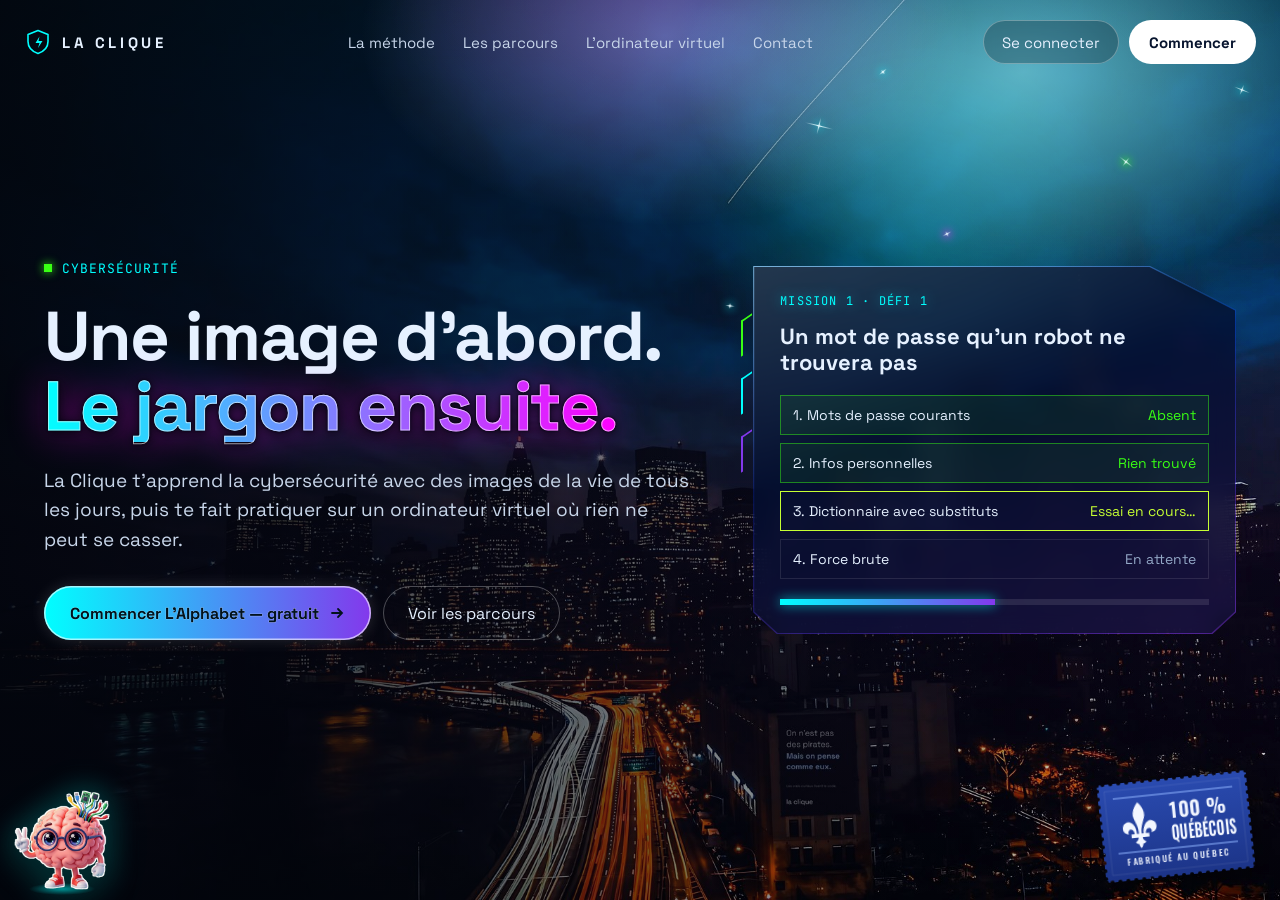
<file: index.html>
<!DOCTYPE html>
<html lang="fr" class="accueil">
<head>
<meta charset="UTF-8">
<meta name="viewport" content="width=device-width, initial-scale=1.0, viewport-fit=cover">
<title>La Clique — La cybersécurité, une image d'abord</title>
<meta name="description" content="La Clique t'apprend la cybersécurité avec des images de la vie de tous les jours, puis te fait pratiquer sur un ordinateur virtuel où rien ne peut se casser. Fait au Québec.">
<meta name="theme-color" content="#02050c">
<link rel="stylesheet" href="./css/fonts.css?v=20261012">
<link rel="stylesheet" href="https://fonts.googleapis.com/css2?family=JetBrains+Mono:wght@400;500&amp;family=Oswald:wght@500;600&amp;display=swap">
<link rel="stylesheet" href="./css/accueil.css?v=20261019">
<link rel="stylesheet" href="./css/neon-titre.css?v=20261024">
</head>
<body>
<!-- Psst, détective… t'as lu le mur? Voici ton message secret : QnJhdm8sIGTDqXRlY3RpdmUuIENsaWMgdCdhIMOgIGwnxZNpbC4= -->
<div class="page" id="page" style="position: relative; font-family: 'Space Grotesk', system-ui, sans-serif; color: #e6f1ff; background: #02050c; min-height: 100vh;">

  <header style="position: absolute; top: 0; left: 0; right: 0; z-index: 5; background: transparent;">
    <div style="max-width: 1240px; margin: 0 auto; padding: 20px 24px; display: flex; align-items: center; justify-content: space-between; gap: 16px; flex-wrap: nowrap;">
      <a href="#haut" class="brand" style="display: flex; align-items: center; gap: 10px; text-decoration: none; color: #e6f1ff;">
        <svg width="28" height="28" viewBox="0 0 28 28" fill="none" stroke="#00ffff" stroke-width="1.6" stroke-linejoin="round" aria-hidden="true" style="transition: filter .25s;"><path d="M14 2.5 4 6.5v7c0 6 4.2 10 10 12 5.8-2 10-6 10-12v-7L14 2.5Z"></path><path class="zap" d="m15.5 8.5-4 6.5h4l-1.5 5 4.5-7h-4l1-4.5Z" fill="#00ffff" stroke="none"></path></svg>
        <span style="font-weight: 700; letter-spacing: 0.24em; font-size: 15px;">LA CLIQUE</span>
      </a>
      <nav class="nav" aria-label="Sections" style="display: flex; gap: 28px; font-size: 15px; margin-left: 12px;">
        <a href="#methode">La méthode</a>
        <a href="#parcours">Les parcours</a>
        <a href="#ordi">L'ordinateur virtuel</a>
        <a href="#contact">Contact</a>
      </nav>
      <div style="display: flex; gap: 10px; align-items: center; flex-shrink: 0;">
        <button type="button" id="btnMenu" class="btn-menu" aria-label="Explorer La Clique : la méthode, les parcours, l'ordinateur virtuel, Clic, le contact" aria-controls="ecrans"><svg width="20" height="20" viewBox="0 0 20 20" fill="none" stroke="currentColor" stroke-width="1.8" stroke-linecap="round" aria-hidden="true"><path d="M3 5.5h14M3 10h14M3 14.5h14"/></svg></button>
        <button type="button" id="btnConnexion" class="btn-glow" aria-haspopup="dialog" aria-controls="auth" style="display: inline-flex; align-items: center; min-height: 44px; padding: 0 18px; font: inherit; font-size: 15px; border: 1px solid rgba(255,255,255,0.3); border-radius: 999px; color: #e6f1ff; background: rgba(2,5,12,0.25); backdrop-filter: blur(6px); cursor: pointer;">Se connecter</button>
        <a href="./cours.html" class="hide-sm btn-glow" style="display: inline-flex; align-items: center; min-height: 44px; padding: 0 20px; border-radius: 999px; background: #ffffff; color: #07142e; text-decoration: none; font-weight: 700; font-size: 15px;">Commencer</a>
      </div>
    </div>
  </header>

  <section id="haut" style="position: relative; overflow: hidden;">
    <img src="./assets/ville-nuit-1920.jpg" srcset="./assets/ville-nuit-1920.jpg 1920w, ./assets/ville-nuit.jpg 3840w" sizes="100vw" alt="" fetchpriority="high" style="position: absolute; inset: 0; width: 100%; height: 100%; object-fit: cover; object-position: 60% 50%; opacity: 0.95; filter: saturate(1.15) contrast(1.08);">
    <div style="position: absolute; inset: 0; background: linear-gradient(180deg, rgba(0,255,255,0.10), rgba(131,56,236,0.08) 60%, transparent); mix-blend-mode: screen;"></div>
    <div style="position: absolute; inset: 0; background: linear-gradient(90deg, rgba(2,5,12,0.9) 0%, rgba(2,5,12,0.55) 48%, rgba(2,5,12,0.05) 100%);"></div>
    <div aria-hidden="true" class="glow-drift" style="position: absolute; right: -8%; top: -18%; width: 60%; height: 60%; background: radial-gradient(closest-side, rgba(0,255,255,0.28), transparent); pointer-events: none;"></div>
    <div aria-hidden="true" class="glow-drift" style="position: absolute; left: 30%; top: -25%; width: 45%; height: 45%; background: radial-gradient(closest-side, rgba(255,0,255,0.16), transparent); pointer-events: none; animation-delay: -6s;"></div>
    <div aria-hidden="true" class="skyA" style="position: absolute; inset: 0; background: radial-gradient(38% 34% at 80% 8%, rgba(150,230,255,0.6), transparent 70%); mix-blend-mode: screen; pointer-events: none;"></div>
    <div aria-hidden="true" class="skyB" style="position: absolute; inset: 0; background: radial-gradient(34% 30% at 52% 4%, rgba(140,160,255,0.5), transparent 70%); mix-blend-mode: screen; pointer-events: none;"></div>
    <svg aria-hidden="true" class="bolt boltA" style="right: 13%; top: 0; width: 120px; height: 42%;" viewBox="15 -5 135 310" preserveAspectRatio="none" fill="none" stroke-linejoin="round" stroke-linecap="round"><path d="M60.0 0.0 L63.1 4.2 L68.3 8.1 L73.5 12.5 L79.8 17.2 L77.5 22.0 L79.7 26.9 L80.4 31.8 L80.8 36.7 L82.2 41.1 L78.2 45.7 L71.3 48.1 L65.9 53.0 L60.3 58.4 L59.2 63.3 L59.1 68.3 L57.4 73.4 L66.0 78.1 L68.4 83.0 L73.6 87.0 L74.8 91.9 L83.2 97.1 L86.1 101.1 L93.9 106.1 L96.2 112.1 L90.4 115.9 L83.1 121.6 L83.9 127.2 L78.3 132.7 L81.5 138.0 L85.4 142.2 L83.7 146.8 L85.9 151.4 L85.8 156.2 L82.9 160.8 L82.7 165.8 L80.6 171.0 L79.6 175.6 L84.5 180.6 L92.0 185.5 L94.7 191.4 L91.1 196.9 L83.5 202.4 L84.0 207.1 L85.6 212.0 L81.6 215.2 L73.3 218.1 L67.1 222.3 L59.3 227.0 L59.1 231.5 L64.2 235.6 L62.5 239.8 L61.0 244.2 L60.9 248.4 L62.8 252.9 L55.6 257.0 L53.4 262.2 L49.7 266.7 L50.8 271.6 L53.5 276.1 L54.9 280.9 L51.5 285.6 L42.6 291.0 L44.0 295.7 L40.0 300.0" stroke="#00ffff" stroke-width="6" stroke-opacity="0.35" vector-effect="non-scaling-stroke"></path><path d="M60.0 0.0 L63.1 4.2 L68.3 8.1 L73.5 12.5 L79.8 17.2 L77.5 22.0 L79.7 26.9 L80.4 31.8 L80.8 36.7 L82.2 41.1 L78.2 45.7 L71.3 48.1 L65.9 53.0 L60.3 58.4 L59.2 63.3 L59.1 68.3 L57.4 73.4 L66.0 78.1 L68.4 83.0 L73.6 87.0 L74.8 91.9 L83.2 97.1 L86.1 101.1 L93.9 106.1 L96.2 112.1 L90.4 115.9 L83.1 121.6 L83.9 127.2 L78.3 132.7 L81.5 138.0 L85.4 142.2 L83.7 146.8 L85.9 151.4 L85.8 156.2 L82.9 160.8 L82.7 165.8 L80.6 171.0 L79.6 175.6 L84.5 180.6 L92.0 185.5 L94.7 191.4 L91.1 196.9 L83.5 202.4 L84.0 207.1 L85.6 212.0 L81.6 215.2 L73.3 218.1 L67.1 222.3 L59.3 227.0 L59.1 231.5 L64.2 235.6 L62.5 239.8 L61.0 244.2 L60.9 248.4 L62.8 252.9 L55.6 257.0 L53.4 262.2 L49.7 266.7 L50.8 271.6 L53.5 276.1 L54.9 280.9 L51.5 285.6 L42.6 291.0 L44.0 295.7 L40.0 300.0" stroke="#bff6ff" stroke-width="2.4" stroke-opacity="1" vector-effect="non-scaling-stroke"></path><path d="M86.1 101.1 L85.0 105.3 L85.3 109.5 L82.1 114.2 L82.2 118.7 L91.1 123.1 L95.4 127.9 L97.0 132.8 L97.3 137.4 L100.8 141.4 L105.2 146.4 L104.0 151.2 L105.3 156.0 L103.7 160.9 L102.2 165.5 L108.7 171.4 L113.9 175.7" stroke="#00ffff" stroke-width="3.5" stroke-opacity="0.3" vector-effect="non-scaling-stroke"></path><path d="M86.1 101.1 L85.0 105.3 L85.3 109.5 L82.1 114.2 L82.2 118.7 L91.1 123.1 L95.4 127.9 L97.0 132.8 L97.3 137.4 L100.8 141.4 L105.2 146.4 L104.0 151.2 L105.3 156.0 L103.7 160.9 L102.2 165.5 L108.7 171.4 L113.9 175.7" stroke="#e8fbff" stroke-width="1.2" stroke-opacity="0.9" vector-effect="non-scaling-stroke"></path><path d="M85.4 142.2 L79.5 146.5 L76.7 150.5 L71.3 153.6 L71.1 158.0 L66.2 163.6 L66.7 168.3 L67.8 173.0 L63.1 177.3 L60.4 180.6 L56.1 184.6 L52.8 188.4 L53.3 192.3 L55.2 196.1 L58.6 199.7 L61.4 203.6 L58.9 207.4" stroke="#00ffff" stroke-width="3.5" stroke-opacity="0.3" vector-effect="non-scaling-stroke"></path><path d="M85.4 142.2 L79.5 146.5 L76.7 150.5 L71.3 153.6 L71.1 158.0 L66.2 163.6 L66.7 168.3 L67.8 173.0 L63.1 177.3 L60.4 180.6 L56.1 184.6 L52.8 188.4 L53.3 192.3 L55.2 196.1 L58.6 199.7 L61.4 203.6 L58.9 207.4" stroke="#e8fbff" stroke-width="1.2" stroke-opacity="0.9" vector-effect="non-scaling-stroke"></path><path d="M84.5 180.6 L85.3 182.6 L87.8 185.1 L86.5 187.7 L88.0 190.2 L87.8 192.3 L85.0 194.4 L81.5 196.4 L79.5 199.4 L82.1 202.1 L82.0 205.0 L78.0 207.3 L76.5 210.8 L74.6 212.6 L71.0 213.5 L65.3 216.2 L61.4 218.1" stroke="#00ffff" stroke-width="3.5" stroke-opacity="0.3" vector-effect="non-scaling-stroke"></path><path d="M84.5 180.6 L85.3 182.6 L87.8 185.1 L86.5 187.7 L88.0 190.2 L87.8 192.3 L85.0 194.4 L81.5 196.4 L79.5 199.4 L82.1 202.1 L82.0 205.0 L78.0 207.3 L76.5 210.8 L74.6 212.6 L71.0 213.5 L65.3 216.2 L61.4 218.1" stroke="#e8fbff" stroke-width="1.2" stroke-opacity="0.9" vector-effect="non-scaling-stroke"></path></svg>
    <svg aria-hidden="true" class="bolt boltB" style="left: 49%; top: 0; width: 90px; height: 30%;" viewBox="15 -5 135 310" preserveAspectRatio="none" fill="none" stroke-linejoin="round" stroke-linecap="round"><path d="M45.0 0.0 L43.9 4.4 L45.3 8.7 L40.7 13.8 L36.0 19.0 L37.4 23.8 L39.6 28.3 L42.5 33.0 L42.0 37.6 L47.8 41.9 L54.2 45.6 L60.3 49.0 L63.0 53.7 L68.1 59.4 L71.2 63.7 L72.0 69.3 L70.3 75.1 L69.5 80.0 L66.3 84.4 L71.8 89.4 L71.6 93.8 L75.1 96.9 L81.0 100.5 L87.6 105.8 L96.6 110.1 L91.1 114.9 L91.4 120.8 L96.1 126.7 L99.6 131.0 L100.3 136.8 L108.0 142.2 L113.5 146.5 L123.4 150.8 L129.5 155.0 L134.0 160.3 L138.4 163.2 L146.5 167.7 L151.8 172.7 L151.7 177.0 L147.7 181.7 L147.2 186.3 L139.6 192.6 L136.8 196.9 L137.5 201.5 L135.2 206.0 L130.2 210.2 L124.5 213.0 L126.4 217.5 L123.0 221.9 L112.8 226.7 L109.2 234.2 L99.2 239.6 L92.7 244.9 L94.0 250.1 L91.8 255.5 L90.4 260.7 L89.5 266.0 L88.3 270.4 L82.2 273.8 L81.9 277.8 L85.2 281.4 L80.3 286.8 L81.1 292.4 L73.4 295.9 L65.0 300.0" stroke="#00ffff" stroke-width="6" stroke-opacity="0.35" vector-effect="non-scaling-stroke"></path><path d="M45.0 0.0 L43.9 4.4 L45.3 8.7 L40.7 13.8 L36.0 19.0 L37.4 23.8 L39.6 28.3 L42.5 33.0 L42.0 37.6 L47.8 41.9 L54.2 45.6 L60.3 49.0 L63.0 53.7 L68.1 59.4 L71.2 63.7 L72.0 69.3 L70.3 75.1 L69.5 80.0 L66.3 84.4 L71.8 89.4 L71.6 93.8 L75.1 96.9 L81.0 100.5 L87.6 105.8 L96.6 110.1 L91.1 114.9 L91.4 120.8 L96.1 126.7 L99.6 131.0 L100.3 136.8 L108.0 142.2 L113.5 146.5 L123.4 150.8 L129.5 155.0 L134.0 160.3 L138.4 163.2 L146.5 167.7 L151.8 172.7 L151.7 177.0 L147.7 181.7 L147.2 186.3 L139.6 192.6 L136.8 196.9 L137.5 201.5 L135.2 206.0 L130.2 210.2 L124.5 213.0 L126.4 217.5 L123.0 221.9 L112.8 226.7 L109.2 234.2 L99.2 239.6 L92.7 244.9 L94.0 250.1 L91.8 255.5 L90.4 260.7 L89.5 266.0 L88.3 270.4 L82.2 273.8 L81.9 277.8 L85.2 281.4 L80.3 286.8 L81.1 292.4 L73.4 295.9 L65.0 300.0" stroke="#bff6ff" stroke-width="2.4" stroke-opacity="1" vector-effect="non-scaling-stroke"></path><path d="M99.6 131.0 L107.0 134.8 L115.4 139.3 L119.6 141.7 L121.5 145.1 L125.1 147.8 L128.0 150.8 L127.4 153.3 L128.8 155.8 L128.1 158.9 L126.4 162.4 L125.9 165.7 L126.6 169.1 L123.6 171.8 L122.3 175.2 L125.0 178.5 L124.8 181.5" stroke="#00ffff" stroke-width="3.5" stroke-opacity="0.3" vector-effect="non-scaling-stroke"></path><path d="M99.6 131.0 L107.0 134.8 L115.4 139.3 L119.6 141.7 L121.5 145.1 L125.1 147.8 L128.0 150.8 L127.4 153.3 L128.8 155.8 L128.1 158.9 L126.4 162.4 L125.9 165.7 L126.6 169.1 L123.6 171.8 L122.3 175.2 L125.0 178.5 L124.8 181.5" stroke="#e8fbff" stroke-width="1.2" stroke-opacity="0.9" vector-effect="non-scaling-stroke"></path><path d="M108.0 142.2 L104.9 145.7 L106.9 149.1 L108.2 153.3 L114.9 156.3 L112.8 160.1 L106.0 163.0 L106.7 166.8 L107.1 170.5 L107.1 173.8 L103.8 177.3 L103.3 180.7 L101.4 184.4 L94.1 187.7 L91.9 192.1 L89.6 195.0 L84.2 198.8" stroke="#00ffff" stroke-width="3.5" stroke-opacity="0.3" vector-effect="non-scaling-stroke"></path><path d="M108.0 142.2 L104.9 145.7 L106.9 149.1 L108.2 153.3 L114.9 156.3 L112.8 160.1 L106.0 163.0 L106.7 166.8 L107.1 170.5 L107.1 173.8 L103.8 177.3 L103.3 180.7 L101.4 184.4 L94.1 187.7 L91.9 192.1 L89.6 195.0 L84.2 198.8" stroke="#e8fbff" stroke-width="1.2" stroke-opacity="0.9" vector-effect="non-scaling-stroke"></path><path d="M147.2 186.3 L147.4 188.8 L148.5 191.3 L149.3 193.7 L149.6 196.4 L152.3 198.6 L156.7 201.5 L160.3 205.1 L162.1 207.6 L166.7 211.3 L169.8 213.3 L170.5 216.0 L172.1 218.5 L171.3 221.0 L171.5 223.5 L173.3 225.5 L176.6 228.1" stroke="#00ffff" stroke-width="3.5" stroke-opacity="0.3" vector-effect="non-scaling-stroke"></path><path d="M147.2 186.3 L147.4 188.8 L148.5 191.3 L149.3 193.7 L149.6 196.4 L152.3 198.6 L156.7 201.5 L160.3 205.1 L162.1 207.6 L166.7 211.3 L169.8 213.3 L170.5 216.0 L172.1 218.5 L171.3 221.0 L171.5 223.5 L173.3 225.5 L176.6 228.1" stroke="#e8fbff" stroke-width="1.2" stroke-opacity="0.9" vector-effect="non-scaling-stroke"></path></svg>
    <span aria-hidden="true" class="spark big t3" style="left: 64%; top: 14%; rotate: 14deg; animation-delay: 0s;"></span>
    <span aria-hidden="true" class="spark small t2 pk" style="left: 74%; top: 26%; rotate: -28deg; animation-delay: 1.1s;"></span>
    <span aria-hidden="true" class="spark t4 gr" style="left: 88%; top: 18%; rotate: 38deg; animation-delay: 2.2s;"></span>
    <span aria-hidden="true" class="spark small" style="left: 57%; top: 34%; rotate: 8deg; animation-delay: 0.6s;"></span>
    <span aria-hidden="true" class="spark big t2 pk" style="left: 93%; top: 38%; rotate: -12deg; animation-delay: 1.7s;"></span>
    <span aria-hidden="true" class="spark small t3" style="left: 81%; top: 46%; rotate: 52deg; animation-delay: 2.7s;"></span>
    <span aria-hidden="true" class="spark small t4" style="left: 69%; top: 8%; rotate: -40deg; animation-delay: 3.3s;"></span>
    <span aria-hidden="true" class="spark t3" style="left: 97%; top: 10%; rotate: 22deg; animation-delay: 0.3s;"></span>
    <div aria-hidden="true" class="spot"></div>
    <div class="hero-grid" style="position: relative; max-width: 1240px; margin: 0 auto; padding: 160px 24px 120px; display: grid; grid-template-columns: minmax(0, 1.15fr) minmax(0, 0.85fr); gap: 56px; align-items: center;">
      <div style="display: flex; flex-direction: column; gap: 24px;">
        <p style="margin: 0; display: inline-flex; align-items: center; gap: 10px; font-family: 'JetBrains Mono', monospace; font-size: 13px; letter-spacing: 0.08em; color: #00ffff; text-transform: uppercase;"><span style="width: 8px; height: 8px; background: #39ff14; box-shadow: 0 0 10px #39ff14;"></span>Cybersécurité</p>
        <h1 style="margin: 0; font-size: clamp(2.6rem, 5.4vw, 4.6rem); line-height: 1.02; letter-spacing: -0.02em; font-weight: 700;">Une image d'abord.<br><span style="display: inline-block; background: linear-gradient(90deg, #00ffff, #ff00ff); -webkit-background-clip: text; background-clip: text; color: transparent; -webkit-text-stroke: 1px rgba(255,255,255,0.6); filter: drop-shadow(0 0 1px rgba(2,5,12,1)) drop-shadow(0 2px 6px rgba(2,5,12,0.95)) drop-shadow(0 0 18px rgba(255,0,255,0.35));">Le jargon ensuite.</span></h1>
        <p style="margin: 0; max-width: 54ch; font-size: 19px; line-height: 1.55; color: #c8d6ea;">La Clique t'apprend la cybersécurité avec des images de la vie de tous les jours, puis te fait pratiquer sur un ordinateur virtuel où rien ne peut se casser.</p>
        <div style="display: flex; gap: 12px; flex-wrap: wrap; margin-top: 8px;">
          <a href="./cours.html" class="btn-glow sheen edge" style="display: inline-flex; align-items: center; gap: 10px; min-height: 52px; padding: 0 26px; border-radius: 999px; background: linear-gradient(90deg, #00ffff, #8338ec, #00ffff); color: #02121c; font-weight: 700; text-decoration: none; font-size: 16px;">Commencer L'Alphabet — gratuit
            <svg width="16" height="16" viewBox="0 0 16 16" fill="none" stroke="currentColor" stroke-width="1.8" stroke-linecap="round" aria-hidden="true"><path d="M3 8h10M9 4l4 4-4 4"></path></svg></a>
          <a href="#parcours" class="btn-glow" style="display: inline-flex; align-items: center; min-height: 52px; padding: 0 24px; border-radius: 999px; border: 1px solid rgba(255,255,255,0.28); color: #e6f1ff; text-decoration: none; font-size: 16px;">Voir les parcours</a>
        </div>
      </div>

      <div class="hide-sm float" style="position: relative;">
        <div class="cut" style="background: linear-gradient(160deg, rgba(150,210,255,0.8), rgba(0,52,255,0.3) 42%, rgba(131,56,236,0.6)); padding: 1px;">
          <div class="cut" style="background: rgba(4,10,26,0.72); backdrop-filter: blur(10px); padding: 26px 26px 28px; display: flex; flex-direction: column; gap: 14px;">
            <p style="margin: 0; font-family: 'JetBrains Mono', monospace; font-size: 12px; letter-spacing: 0.1em; color: #00ffff; text-shadow: 0 0 14px rgba(0,255,255,0.6);">MISSION 1 · DÉFI 1</p>
            <p style="margin: 0; font-size: 22px; font-weight: 700; line-height: 1.2;">Un mot de passe qu'un robot ne trouvera pas</p>
            <div style="display: flex; flex-direction: column; gap: 8px; margin-top: 6px; font-size: 14px;">
              <div style="display: flex; justify-content: space-between; gap: 10px; padding: 10px 12px; border: 1px solid rgba(57,255,20,0.45); background: rgba(57,255,20,0.07);"><span>1. Mots de passe courants</span><span style="color: #39ff14;">Absent</span></div>
              <div style="display: flex; justify-content: space-between; gap: 10px; padding: 10px 12px; border: 1px solid rgba(57,255,20,0.45); background: rgba(57,255,20,0.07);"><span>2. Infos personnelles</span><span style="color: #39ff14;">Rien trouvé</span></div>
              <div class="trying" style="display: flex; justify-content: space-between; gap: 10px; padding: 10px 12px; border: 1px solid #c6ff33;"><span>3. Dictionnaire avec substituts</span><span style="color: #c6ff33;">Essai en cours…</span></div>
              <div style="display: flex; justify-content: space-between; gap: 10px; padding: 10px 12px; border: 1px solid rgba(255,255,255,0.1);"><span>4. Force brute</span><span style="color: #93a8c6;">En attente</span></div>
            </div>
            <div style="height: 6px; background: rgba(255,255,255,0.1); margin-top: 6px;"><div class="grow" style="width: 50%; height: 100%; background: linear-gradient(90deg, #00ffff, #8338ec); box-shadow: 0 0 12px rgba(0,255,255,0.7);"></div></div>
          </div>
        </div>
        <div aria-hidden="true" style="position: absolute; left: -12px; top: 14%; display: flex; flex-direction: column; gap: 22px;">
          <span style="width: 9px; height: 34px; border-left: 2px solid #39ff14; border-top: 2px solid #39ff14; transform: skewY(-35deg);"></span>
          <span style="width: 9px; height: 34px; border-left: 2px solid #00ffff; border-top: 2px solid #00ffff; transform: skewY(-35deg);"></span>
          <span style="width: 9px; height: 34px; border-left: 2px solid #8338ec; border-top: 2px solid #8338ec; transform: skewY(-35deg);"></span>
        </div>
      </div>
    </div>
    <div class="qc-stamp" style="position: absolute; right: 28px; bottom: 26px; z-index: 2; width: 150px;">
      <span class="qc-ring" aria-hidden="true"></span>
      <svg viewBox="0 0 300 196" xmlns="http://www.w3.org/2000/svg" style="display: block; width: 100%; height: auto; filter: drop-shadow(0 8px 18px rgba(0,0,0,0.55));" role="img" aria-label="100 % québécois — Fabriqué au Québec">
  <defs>
    <mask id="qcPerf">
      <rect width="300" height="196" fill="#fff"></rect>
      <g fill="#000">
        <circle cx="0" cy="0" r="5"></circle>
        <circle cx="12" cy="0" r="4.2"></circle><circle cx="28" cy="0" r="4.2"></circle><circle cx="44" cy="0" r="4.2"></circle><circle cx="60" cy="0" r="4.2"></circle><circle cx="76" cy="0" r="4.2"></circle><circle cx="92" cy="0" r="4.2"></circle><circle cx="108" cy="0" r="4.2"></circle><circle cx="124" cy="0" r="4.2"></circle><circle cx="140" cy="0" r="4.2"></circle><circle cx="156" cy="0" r="4.2"></circle><circle cx="172" cy="0" r="4.2"></circle><circle cx="188" cy="0" r="4.2"></circle><circle cx="204" cy="0" r="4.2"></circle><circle cx="220" cy="0" r="4.2"></circle><circle cx="236" cy="0" r="4.2"></circle><circle cx="252" cy="0" r="4.2"></circle><circle cx="268" cy="0" r="4.2"></circle><circle cx="284" cy="0" r="4.2"></circle>
        <circle cx="12" cy="196" r="4.2"></circle><circle cx="28" cy="196" r="4.2"></circle><circle cx="44" cy="196" r="4.2"></circle><circle cx="60" cy="196" r="4.2"></circle><circle cx="76" cy="196" r="4.2"></circle><circle cx="92" cy="196" r="4.2"></circle><circle cx="108" cy="196" r="4.2"></circle><circle cx="124" cy="196" r="4.2"></circle><circle cx="140" cy="196" r="4.2"></circle><circle cx="156" cy="196" r="4.2"></circle><circle cx="172" cy="196" r="4.2"></circle><circle cx="188" cy="196" r="4.2"></circle><circle cx="204" cy="196" r="4.2"></circle><circle cx="220" cy="196" r="4.2"></circle><circle cx="236" cy="196" r="4.2"></circle><circle cx="252" cy="196" r="4.2"></circle><circle cx="268" cy="196" r="4.2"></circle><circle cx="284" cy="196" r="4.2"></circle>
        <circle cx="0" cy="12" r="4.2"></circle><circle cx="0" cy="28" r="4.2"></circle><circle cx="0" cy="44" r="4.2"></circle><circle cx="0" cy="60" r="4.2"></circle><circle cx="0" cy="76" r="4.2"></circle><circle cx="0" cy="92" r="4.2"></circle><circle cx="0" cy="108" r="4.2"></circle><circle cx="0" cy="124" r="4.2"></circle><circle cx="0" cy="140" r="4.2"></circle><circle cx="0" cy="156" r="4.2"></circle><circle cx="0" cy="172" r="4.2"></circle><circle cx="0" cy="188" r="4.2"></circle>
        <circle cx="300" cy="12" r="4.2"></circle><circle cx="300" cy="28" r="4.2"></circle><circle cx="300" cy="44" r="4.2"></circle><circle cx="300" cy="60" r="4.2"></circle><circle cx="300" cy="76" r="4.2"></circle><circle cx="300" cy="92" r="4.2"></circle><circle cx="300" cy="108" r="4.2"></circle><circle cx="300" cy="124" r="4.2"></circle><circle cx="300" cy="140" r="4.2"></circle><circle cx="300" cy="156" r="4.2"></circle><circle cx="300" cy="172" r="4.2"></circle><circle cx="300" cy="188" r="4.2"></circle>
        <circle cx="300" cy="0" r="5"></circle><circle cx="0" cy="196" r="5"></circle><circle cx="300" cy="196" r="5"></circle>
      </g>
    </mask>
    <linearGradient id="qcBlue" x1="0" y1="0" x2="0" y2="1">
      <stop offset="0" stop-color="#2a4bb0"></stop>
      <stop offset="1" stop-color="#1c3488"></stop>
    </linearGradient>
  </defs>
  <rect width="300" height="196" fill="url(#qcBlue)" mask="url(#qcPerf)"></rect>
  <rect x="14" y="14" width="272" height="168" fill="none" stroke="#ffffff" stroke-opacity="0.18" stroke-width="1"></rect>
  <line x1="30" y1="30" x2="270" y2="30" stroke="#8fb4ff" stroke-width="2"></line>
  <line x1="30" y1="140" x2="270" y2="140" stroke="#8fb4ff" stroke-width="2"></line>
  <g transform="translate(-37.5 18.5) scale(0.92)" fill="#f2f6ff">
    <path d="M149.5,93.1c1.6-2.4 1.5-7.6-1.7-9.5-2.5-1.2-5.2-.7-6.5,.3-2.1,1.3-4.1,5.3-4.1,9.4l7.2,0 0,8.1-15,0c.2,4.1 2.5,7.5 6.7,9.3-.5,1.7-3.1,5.3-6.6,5.1-.7,3.8-1.3,5.9-4.5,9.3-3.1-3.4-3.8-5.5-4.5-9.3-3.5,.2-6-3.3-6.6-5.1 4.2-1.8 6.5-5.2 6.7-9.3l-15,0v-8.1l7.2,0c0-4.1-2-8.1-4.1-9.4-1.3-1.1-4.1-1.5-6.5-.3-3.2,1.8-3.4,7.1-1.7,9.5-15.2-2.8-13.7-17.5-8.5-22.8 4.2-4.3 8.7-5 12.3-3.6 8,2.9 13.4,12.4 13.6,26.7h4.2c0-13-2.3-17.1-8.1-33.4-3-7.7-1.2-17.2 4.1-25.9 1.9-3.1 4.3-6 7-9 2.7,3 5.1,5.9 7,9 5.3,8.8 7.1,18.3 4.1,25.9-5.9,16.3-8.1,20.4-8.1,33.4h4.2c.3-14.2 5.6-23.8 13.6-26.7 3.5-1.4 8.1-.7 12.3,3.6 5.2,5.3 6.7,20-8.5,22.8z"></path>
  </g>
  <text x="140" y="80" fill="#f2f6ff" font-family="Oswald, 'Arial Narrow', sans-serif" font-weight="600" font-size="40" letter-spacing="1">100 %</text>
  <text x="140" y="124" fill="#f2f6ff" font-family="Oswald, 'Arial Narrow', sans-serif" font-weight="600" font-size="38" letter-spacing="0.5" textLength="132" lengthAdjust="spacingAndGlyphs">QUÉBÉCOIS</text>
  <text x="150" y="166" text-anchor="middle" fill="#f2f6ff" font-family="Oswald, 'Arial Narrow', sans-serif" font-weight="500" font-size="17" letter-spacing="3.2">FABRIQUÉ AU QUÉBEC</text>
</svg>
    </div>
  </section>

  <!-- Écran de connexion : s'ouvre en cercle à partir du bouton « Se connecter » -->
  <div id="auth" class="auth" role="dialog" aria-modal="true" aria-labelledby="authTitle" aria-hidden="true" inert>
    <div aria-hidden="true" style="position: fixed; inset: 0; pointer-events: none; overflow: hidden;">
      <div class="beam" style="position: absolute; left: -45%; top: 18%; width: 130%; height: 52%; background: radial-gradient(closest-side, rgba(70,150,255,0.62), rgba(25,120,255,0.2) 45%, transparent 75%); filter: blur(34px);"></div>
      <div class="beam2" style="position: absolute; right: -30%; top: -20%; width: 90%; height: 45%; background: radial-gradient(closest-side, rgba(0,255,255,0.18), transparent 70%); filter: blur(30px);"></div>
    </div>
    <div style="position: relative; z-index: 1; max-width: 440px; margin: 0 auto; min-height: 100%; box-sizing: border-box; padding: 16px 20px 24px; display: flex; flex-direction: column; gap: 14px;">

      <div class="stg d1" style="display: flex; align-items: center; justify-content: space-between; gap: 12px;">
        <button type="button" id="authClose" aria-label="Retour à l'accueil" class="glass-btn" style="width: 44px; height: 44px; border-radius: 50%; display: grid; place-items: center; color: #e6f1ff; cursor: pointer;">
          <svg width="18" height="18" viewBox="0 0 24 24" fill="none" stroke="currentColor" stroke-width="1.8" stroke-linecap="round" stroke-linejoin="round" aria-hidden="true"><path d="M19 12H5M11 18l-6-6 6-6"></path></svg>
        </button>
        <div id="authTabs" class="auth-tabs" role="tablist" aria-label="Connexion ou inscription"><button type="button" role="tab" id="tabLogin" aria-selected="true" class="on">Se connecter</button><button type="button" role="tab" id="tabSignup" aria-selected="false">Créer un compte</button></div>
        <span id="authTop" hidden style="font-size: 16px; color: #dfe9f7;"></span>
        <span aria-hidden="true" class="glass-btn" style="width: 44px; height: 44px; border-radius: 50%; display: grid; place-items: center;">
          <svg width="20" height="20" viewBox="0 0 28 28" fill="none" stroke="#00ffff" stroke-width="1.6" stroke-linejoin="round"><path d="M14 2.5 4 6.5v7c0 6 4.2 10 10 12 5.8-2 10-6 10-12v-7L14 2.5Z"></path><path d="m15.5 8.5-4 6.5h4l-1.5 5 4.5-7h-4l1-4.5Z" fill="#00ffff" stroke="none"></path></svg>
        </span>
      </div>

      <div style="flex: 1; display: grid;">

        <section id="viewLogin" class="view" aria-hidden="false" style="grid-area: 1 / 1; display: flex; flex-direction: column; gap: 12px;">
          <div class="stg d2" style="text-align: center; margin-top: 4px;">
            <h2 id="authTitle" style="margin: 0; font-size: 24px; font-weight: 500; letter-spacing: -0.01em; display: inline-flex; align-items: center; gap: 10px;">Connecte-toi à ton compte
              <svg width="22" height="22" viewBox="0 0 24 24" fill="none" stroke="#e6f1ff" stroke-width="1.5" stroke-linejoin="round" aria-hidden="true"><path d="M10 3c.6 3.8 2.2 5.4 6 6-3.8.6-5.4 2.2-6 6-.6-3.8-2.2-5.4-6-6 3.8-.6 5.4-2.2 6-6Z"></path><path d="M18 13c.3 1.8 1 2.6 2.8 2.9-1.8.3-2.5 1-2.8 2.9-.3-1.9-1-2.6-2.9-2.9 1.9-.3 2.6-1.1 2.9-2.9Z"></path></svg></h2>
            <p style="margin: 8px 0 0; font-size: 15px; color: #a9bad2;">Content de te revoir! Entre tes infos pour continuer.</p>
          </div>
          <div class="stg d3" style="display: grid; grid-template-columns: repeat(2, minmax(0, 1fr)); gap: 12px; margin-top: 6px;">
            <button type="button" data-fournisseur="google" class="glass-btn" style="min-height: 46px; border-radius: 999px; font: inherit; font-size: 16px; color: #e6f1ff; cursor: pointer; display: inline-flex; align-items: center; justify-content: center; gap: 10px;"><img src="./assets/brand/google.png" alt="" width="20" height="20" style="display: block; width: 20px; height: 20px;">Google</button>
            <button type="button" data-fournisseur="facebook" class="glass-btn" style="min-height: 46px; border-radius: 999px; font: inherit; font-size: 16px; color: #e6f1ff; cursor: pointer; display: inline-flex; align-items: center; justify-content: center; gap: 10px;"><img src="./assets/brand/facebook.png" alt="" width="20" height="20" style="display: block; width: 20px; height: 20px;">Facebook</button>
          </div>
          <p class="stg d4" style="margin: 0; text-align: center; font-size: 14px; color: #93a8c6;">Ou continue avec ton courriel</p>
          <form id="loginForm" class="stg d5" style="display: flex; flex-direction: column; gap: 12px;">
            <label class="glass-field" style="display: flex; align-items: center; gap: 12px; min-height: 48px; padding: 0 18px; border-radius: 999px;">
              <svg width="22" height="22" viewBox="0 0 24 24" fill="none" stroke="#e6f1ff" stroke-width="1.5" stroke-linejoin="round" aria-hidden="true"><rect x="3" y="5" width="18" height="14" rx="3"></rect><path d="m4 7 8 6 8-6"></path></svg>
              <span style="position: absolute; width: 1px; height: 1px; overflow: hidden; clip: rect(0 0 0 0);">Courriel</span>
              <input id="authEmail" name="courriel" type="email" required autocomplete="email" placeholder="ton@courriel.com" style="flex: 1; min-width: 0; font: inherit; font-size: 16px; color: #e6f1ff; background: transparent; border: 0; outline: none;">
            </label>
            <label class="glass-field" style="display: flex; align-items: center; gap: 12px; min-height: 48px; padding: 0 18px; border-radius: 999px;">
              <svg width="22" height="22" viewBox="0 0 24 24" fill="none" stroke="#e6f1ff" stroke-width="1.5" stroke-linejoin="round" aria-hidden="true"><rect x="5" y="10" width="14" height="10" rx="3"></rect><path d="M8 10V7.5a4 4 0 0 1 8 0V10"></path><path d="M12 14v2.2"></path></svg>
              <span style="position: absolute; width: 1px; height: 1px; overflow: hidden; clip: rect(0 0 0 0);">Mot de passe</span>
              <input id="authPw" name="motdepasse" type="password" required autocomplete="current-password" placeholder="Ton mot de passe" style="flex: 1; min-width: 0; font: inherit; font-size: 16px; color: #e6f1ff; background: transparent; border: 0; outline: none;">
            </label>
            <div style="display: flex; align-items: center; justify-content: space-between; gap: 12px; font-size: 14px; margin-top: 2px;">
              <label style="display: inline-flex; align-items: center; gap: 8px; color: #c8d6ea; min-height: 44px; cursor: pointer;"><input type="checkbox" style="width: 18px; height: 18px; accent-color: #00ffff; margin: 0;">Se souvenir de moi</label>
              <button type="button" id="forgotPw" class="link-btn" style="color: #5ec8ff; text-decoration: none;">Mot de passe oublié?</button>
            </div>
            <p class="auth-msg" id="loginMsg" role="status" aria-live="polite"></p>
            <button type="submit" class="login-btn" style="min-height: 50px; margin-top: 2px; border: 0; border-radius: 999px; font: inherit; font-size: 17px; font-weight: 600; color: #04122a; cursor: pointer;">Se connecter</button>
          </form>
        </section>

        <section id="viewSignup" class="view off-right" aria-hidden="true" inert style="grid-area: 1 / 1; display: flex; flex-direction: column; gap: 12px;">
          <div class="stg d2" style="text-align: center; margin-top: 4px;">
            <h2 id="signupTitle" style="margin: 0; font-size: 24px; font-weight: 500; letter-spacing: -0.01em; display: inline-flex; align-items: center; gap: 10px;">Crée ton compte
              <svg width="22" height="22" viewBox="0 0 24 24" fill="none" stroke="#e6f1ff" stroke-width="1.5" stroke-linejoin="round" aria-hidden="true"><path d="M10 3c.6 3.8 2.2 5.4 6 6-3.8.6-5.4 2.2-6 6-.6-3.8-2.2-5.4-6-6 3.8-.6 5.4-2.2 6-6Z"></path><path d="M18 13c.3 1.8 1 2.6 2.8 2.9-1.8.3-2.5 1-2.8 2.9-.3-1.9-1-2.6-2.9-2.9 1.9-.3 2.6-1.1 2.9-2.9Z"></path></svg></h2>
            <p style="margin: 8px 0 0; font-size: 15px; color: #a9bad2;">C'est gratuit. L'Alphabet t'attend.</p>
          </div>
          <div class="stg d3" style="display: grid; grid-template-columns: repeat(2, minmax(0, 1fr)); gap: 12px; margin-top: 6px;">
            <button type="button" data-fournisseur="google" class="glass-btn" style="min-height: 46px; border-radius: 999px; font: inherit; font-size: 16px; color: #e6f1ff; cursor: pointer; display: inline-flex; align-items: center; justify-content: center; gap: 10px;"><img src="./assets/brand/google.png" alt="" width="20" height="20" style="display: block; width: 20px; height: 20px;">Google</button>
            <button type="button" data-fournisseur="facebook" class="glass-btn" style="min-height: 46px; border-radius: 999px; font: inherit; font-size: 16px; color: #e6f1ff; cursor: pointer; display: inline-flex; align-items: center; justify-content: center; gap: 10px;"><img src="./assets/brand/facebook.png" alt="" width="20" height="20" style="display: block; width: 20px; height: 20px;">Facebook</button>
          </div>
          <p class="stg d4" style="margin: 0; text-align: center; font-size: 14px; color: #93a8c6;">Ou inscris-toi avec ton courriel</p>
          <form id="signupForm" class="stg d5" style="display: flex; flex-direction: column; gap: 12px;">
            <label class="glass-field" style="display: flex; align-items: center; gap: 12px; min-height: 48px; padding: 0 18px; border-radius: 999px;">
              <svg width="22" height="22" viewBox="0 0 24 24" fill="none" stroke="#e6f1ff" stroke-width="1.5" stroke-linecap="round" stroke-linejoin="round" aria-hidden="true"><circle cx="12" cy="8.5" r="3.8"></circle><path d="M4.5 20c.8-3.8 3.8-6 7.5-6s6.7 2.2 7.5 6"></path></svg>
              <span style="position: absolute; width: 1px; height: 1px; overflow: hidden; clip: rect(0 0 0 0);">Prénom</span>
              <input id="signupName" name="prenom" type="text" required autocomplete="given-name" placeholder="Ton prénom" style="flex: 1; min-width: 0; font: inherit; font-size: 16px; color: #e6f1ff; background: transparent; border: 0; outline: none;">
            </label>
            <label class="glass-field" style="display: flex; align-items: center; gap: 12px; min-height: 48px; padding: 0 18px; border-radius: 999px;">
              <svg width="22" height="22" viewBox="0 0 24 24" fill="none" stroke="#e6f1ff" stroke-width="1.5" stroke-linejoin="round" aria-hidden="true"><rect x="3" y="5" width="18" height="14" rx="3"></rect><path d="m4 7 8 6 8-6"></path></svg>
              <span style="position: absolute; width: 1px; height: 1px; overflow: hidden; clip: rect(0 0 0 0);">Courriel</span>
              <input id="signupEmail" name="courriel" type="email" required autocomplete="email" placeholder="ton@courriel.com" style="flex: 1; min-width: 0; font: inherit; font-size: 16px; color: #e6f1ff; background: transparent; border: 0; outline: none;">
            </label>
            <label class="glass-field" style="display: flex; align-items: center; gap: 12px; min-height: 48px; padding: 0 18px; border-radius: 999px;">
              <svg width="22" height="22" viewBox="0 0 24 24" fill="none" stroke="#e6f1ff" stroke-width="1.5" stroke-linejoin="round" aria-hidden="true"><rect x="5" y="10" width="14" height="10" rx="3"></rect><path d="M8 10V7.5a4 4 0 0 1 8 0V10"></path><path d="M12 14v2.2"></path></svg>
              <span style="position: absolute; width: 1px; height: 1px; overflow: hidden; clip: rect(0 0 0 0);">Mot de passe</span>
              <input id="signupPw" name="motdepasse" type="password" required minlength="8" autocomplete="new-password" placeholder="Choisis un mot de passe" aria-describedby="pwHint" style="flex: 1; min-width: 0; font: inherit; font-size: 16px; color: #e6f1ff; background: transparent; border: 0; outline: none;">
            </label>
            <div aria-hidden="true" style="display: grid; grid-template-columns: repeat(4, minmax(0, 1fr)); gap: 6px; padding: 0 6px;">
              <span class="seg"></span><span class="seg"></span><span class="seg"></span><span class="seg"></span>
            </div>
            <p id="pwHint" aria-live="polite" style="margin: -2px 6px 0; font-size: 13px; color: #93a8c6;"><b id="pwLabel" class="pw0">Ton mot de passe</b> · 12 caractères et plus, idéalement une phrase.</p>
            <label style="display: flex; align-items: flex-start; gap: 10px; font-size: 14px; color: #c8d6ea; line-height: 1.45; padding: 4px 2px; cursor: pointer;"><input type="checkbox" required="" style="flex: 0 0 auto; width: 18px; height: 18px; margin: 2px 0 0; accent-color: #00ffff;"><span>J'accepte les <a href="#" style="color: #5ec8ff;">conditions d'utilisation</a> et la <a href="#" style="color: #5ec8ff;">politique de confidentialité</a>.</span></label>
            <label style="display: flex; align-items: flex-start; gap: 10px; font-size: 14px; color: #c8d6ea; line-height: 1.45; padding: 0 2px 4px; cursor: pointer;"><input type="checkbox" name="infolettre" value="oui" style="flex: 0 0 auto; width: 18px; height: 18px; margin: 2px 0 0; accent-color: #00ffff;"><span>Je veux recevoir l’infolettre de La Clique (nouveaux cours, promos). Désabonnement en tout temps.</span></label>
            <p class="auth-msg" id="signupMsg" role="status" aria-live="polite"></p>
            <button type="submit" class="login-btn" style="min-height: 50px; margin-top: 0; border: 0; border-radius: 999px; font: inherit; font-size: 17px; font-weight: 600; color: #04122a; cursor: pointer;">Créer mon compte</button>
          </form>
        </section>

        <section id="viewCompte" class="view off-right" aria-hidden="true" inert style="grid-area: 1 / 1; display: flex; flex-direction: column; gap: 12px;">
          <div class="stg d2" style="text-align: center; margin-top: 4px;">
            <h2 id="compteTitle" style="margin: 0; font-size: 24px; font-weight: 500; letter-spacing: -0.01em;">Salut <span id="comptePrenom"></span>!</h2>
            <p id="compteCourriel" style="margin: 8px 0 0; font-size: 15px; color: #a9bad2;"></p>
          </div>
          <p class="auth-msg" id="compteMsg" role="status" aria-live="polite"></p>
          <div class="stg d3" style="display: flex; flex-direction: column; gap: 12px; margin-top: 6px;">
            <a href="./cours.html" class="login-btn" style="display: grid; place-items: center; min-height: 54px; border-radius: 999px; font-size: 17px; font-weight: 600; color: #04122a; text-decoration: none;">Continuer mes cours</a>
            <button type="button" id="btnDeconnexion" class="glass-btn" style="min-height: 52px; border-radius: 999px; font: inherit; font-size: 16px; color: #e6f1ff; cursor: pointer;">Se déconnecter</button>
          </div>
          <p class="stg d4" style="margin: auto 0 0; padding-top: 24px; text-align: center; font-size: 13px; color: #93a8c6;">Pour l’instant, ta progression dans les cours reste gardée sur cet appareil.</p>
        </section>

        <section id="viewNouveau" class="view off-right" aria-hidden="true" inert style="grid-area: 1 / 1; display: flex; flex-direction: column; gap: 12px;">
          <div class="stg d2" style="text-align: center; margin-top: 4px;">
            <h2 id="nouveauTitle" style="margin: 0; font-size: 24px; font-weight: 500; letter-spacing: -0.01em;">Choisis ton nouveau mot de passe</h2>
            <p style="margin: 8px 0 0; font-size: 15px; color: #a9bad2;">Une phrase de passe, c’est le plus solide.</p>
          </div>
          <form id="nouveauForm" class="stg d3" style="display: flex; flex-direction: column; gap: 12px;">
            <label class="glass-field" style="display: flex; align-items: center; gap: 12px; min-height: 48px; padding: 0 18px; border-radius: 999px;">
              <svg width="22" height="22" viewBox="0 0 24 24" fill="none" stroke="#e6f1ff" stroke-width="1.5" stroke-linejoin="round" aria-hidden="true"><rect x="5" y="10" width="14" height="10" rx="3"></rect><path d="M8 10V7.5a4 4 0 0 1 8 0V10"></path><path d="M12 14v2.2"></path></svg>
              <span style="position: absolute; width: 1px; height: 1px; overflow: hidden; clip: rect(0 0 0 0);">Nouveau mot de passe</span>
              <input id="nouveauPw" name="motdepasse" type="password" required autocomplete="new-password" placeholder="Ton nouveau mot de passe" style="flex: 1; min-width: 0; font: inherit; font-size: 16px; color: #e6f1ff; background: transparent; border: 0; outline: none;">
            </label>
            <p class="auth-msg" id="nouveauMsg" role="status" aria-live="polite"></p>
            <button type="submit" class="login-btn" style="min-height: 54px; border: 0; border-radius: 999px; font: inherit; font-size: 17px; font-weight: 600; color: #04122a; cursor: pointer;">Enregistrer</button>
          </form>
        </section>

      </div>
    </div>
  </div>
</div>
<!-- Les écrans « en savoir plus » : s'ouvrent par-dessus l'accueil (la page d'accueil = un seul écran) -->
<div id="ecrans" class="ecrans" role="dialog" aria-modal="true" aria-label="La Clique : en savoir plus" aria-hidden="true" inert>
  <div class="ecrans-barre">
    <button type="button" class="ecrans-retour" id="ecransRetour" aria-label="Retour à l'accueil"><svg width="18" height="18" viewBox="0 0 16 16" fill="none" stroke="currentColor" stroke-width="1.8" stroke-linecap="round" aria-hidden="true"><path d="M13 8H3M7 4 3 8l4 4"/></svg></button>
    <nav class="ecrans-onglets" aria-label="Sections">
      <a href="#methode" data-ecran="methode">La méthode</a>
      <a href="#parcours" data-ecran="parcours">Les parcours</a>
      <a href="#ordi" data-ecran="ordi">L'ordinateur virtuel</a>
      <a href="#clic" data-ecran="clic">Clic</a>
      <a href="#contact" data-ecran="contact">Contact</a>
    </nav>
  </div>
  <div class="ecrans-corps" id="ecransCorps">
      <section id="methode" style="max-width: 1240px; margin: 0 auto; padding: 104px 24px 40px;">
        <p style="margin: 0 0 14px; font-family: 'JetBrains Mono', monospace; font-size: 13px; letter-spacing: 0.1em; color: #00ffff; text-shadow: 0 0 14px rgba(0,255,255,0.6);">01 — LA MÉTHODE</p>
        <h2 style="margin: 0 0 48px; font-size: clamp(2rem, 3.4vw, 3rem); line-height: 1.08; letter-spacing: -0.015em; max-width: 20ch;">Rentrer dans la matière comme dans du beurre.</h2>
        <ol style="list-style: none; margin: 0; padding: 0; display: grid; grid-template-columns: repeat(auto-fit, minmax(220px, 1fr)); gap: 1px; background: rgba(0,255,255,0.18); border: 1px solid rgba(0,255,255,0.18);">
          <li class="cell" style="background: #050a14; padding: 28px 24px 30px; display: flex; flex-direction: column; gap: 12px;">
            <span style="font-family: 'JetBrains Mono', monospace; font-size: 13px; color: #00ffff; text-shadow: 0 0 12px #00ffff;">01</span>
            <span style="font-size: 21px; font-weight: 700;">L'analogie</span>
            <span style="color: #a9bad2; line-height: 1.5; font-size: 15px;">Une image de la vie de tous les jours. Un mot de passe, c'est une clé.</span>
          </li>
          <li class="cell" style="background: #050a14; padding: 28px 24px 30px; display: flex; flex-direction: column; gap: 12px;">
            <span style="font-family: 'JetBrains Mono', monospace; font-size: 13px; color: #39ff14; text-shadow: 0 0 12px #39ff14;">02</span>
            <span style="font-size: 21px; font-weight: 700;">Le schéma</span>
            <span style="color: #a9bad2; line-height: 1.5; font-size: 15px;">On voit comment ça marche avant de lire un seul mot technique.</span>
          </li>
          <li class="cell" style="background: #050a14; padding: 28px 24px 30px; display: flex; flex-direction: column; gap: 12px;">
            <span style="font-family: 'JetBrains Mono', monospace; font-size: 13px; color: #ff00ff; text-shadow: 0 0 12px #ff00ff;">03</span>
            <span style="font-size: 21px; font-weight: 700;">Le vrai terme</span>
            <span style="color: #a9bad2; line-height: 1.5; font-size: 15px;">Le mot du métier arrive quand tu as déjà compris l'idée.</span>
          </li>
          <li class="cell" style="background: #050a14; padding: 28px 24px 30px; display: flex; flex-direction: column; gap: 12px;">
            <span style="font-family: 'JetBrains Mono', monospace; font-size: 13px; color: #c6ff33; text-shadow: 0 0 12px #c6ff33;">04</span>
            <span style="font-size: 21px; font-weight: 700;">La mission</span>
            <span style="color: #a9bad2; line-height: 1.5; font-size: 15px;">Tu le fais pour vrai sur l'ordinateur virtuel. Sans corrigé : c'est toi qui montres ce que tu sais.</span>
          </li>
        </ol>
      </section>

      <section id="parcours" style="max-width: 1240px; margin: 0 auto; padding: 88px 24px 40px;">
        <p style="margin: 0 0 14px; font-family: 'JetBrains Mono', monospace; font-size: 13px; letter-spacing: 0.1em; color: #39ff14; text-shadow: 0 0 14px rgba(57,255,20,0.6);">02 — LES PARCOURS</p>
        <h2 class="neon" data-text="Une base gratuite. Puis le métier que tu veux." style="margin: 0 0 18px; font-size: clamp(1.9rem, 6.5vw, 3.2rem); max-width: 20ch;">Une base gratuite. Puis le métier que tu veux.</h2>
        <p style="margin: 0 0 44px; max-width: 62ch; color: #a9bad2; font-size: 17px; line-height: 1.6;">Une formation sur mesure : tu apprends ce dont ton futur métier a vraiment besoin, pas un peu de tout. Tu veux aller plus loin ? Les autres parcours se font en complément, après.</p>

        <article class="cutsm lift" style="background: linear-gradient(120deg, rgba(0,255,255,0.12), rgba(131,56,236,0.10) 60%, rgba(8,18,36,0.9)); border-top: 2px solid #00ffff; padding: 30px 28px 32px; display: flex; flex-wrap: wrap; gap: 28px; align-items: center; margin-bottom: 20px;">
          <div style="flex: 1 1 320px; min-width: 0; display: flex; flex-direction: column; gap: 12px;">
            <div style="display: flex; gap: 12px; align-items: center; flex-wrap: wrap;"><span style="font-family: 'JetBrains Mono', monospace; font-size: 13px; color: #00ffff;">ÉTAPE 1 · POUR TOUT LE MONDE</span><span style="font-size: 13px; padding: 4px 12px; border-radius: 999px; background: rgba(57,255,20,0.12); color: #39ff14; border: 1px solid rgba(57,255,20,0.4);">Gratuit</span></div>
            <h3 style="margin: 0; font-size: 28px;">La base</h3>
            <p style="margin: 0; color: #a9bad2; line-height: 1.55; font-size: 15px; max-width: 52ch;">Ce que les trois métiers ont en commun, expliqué simplement. Parfait pour essayer la méthode avant de choisir ta voie.</p>
          </div>
          <div style="flex: 1 1 340px; min-width: 0; display: grid; grid-template-columns: repeat(auto-fit, minmax(160px, 1fr)); gap: 12px;">
            <a href="./cours.html" style="display: flex; flex-direction: column; gap: 6px; padding: 16px 18px; border: 1px solid rgba(0,255,255,0.35); background: rgba(2,5,12,0.5); color: #e6f1ff; text-decoration: none;"><b style="font-size: 18px;">L'Alphabet</b><span style="font-family: 'JetBrains Mono', monospace; font-size: 13px; color: #93a8c6;">14 défis · 14 missions</span></a>
            <a href="./cours.html?c=algebre" style="display: flex; flex-direction: column; gap: 6px; padding: 16px 18px; border: 1px solid rgba(131,56,236,0.5); background: rgba(2,5,12,0.5); color: #e6f1ff; text-decoration: none;"><b style="font-size: 18px;">La Cyber-Algèbre</b><span style="font-family: 'JetBrains Mono', monospace; font-size: 13px; color: #93a8c6;">13 défis · 13 missions</span></a>
          </div>
        </article>

        <p style="margin: 36px 0 16px; font-family: 'JetBrains Mono', monospace; font-size: 13px; letter-spacing: 0.1em; color: #c8d6ea;">ÉTAPE 2 · CHOISIS TON MÉTIER</p>
        <div style="display: grid; grid-template-columns: repeat(auto-fit, minmax(280px, 1fr)); gap: 20px;">
          <article class="cutsm lift" style="background: linear-gradient(180deg, rgba(255,0,255,0.12), rgba(8,18,36,0.9)); border-top: 2px solid #ff00ff; padding: 30px 28px 32px; display: flex; flex-direction: column; gap: 14px;">
            <div style="display: flex; justify-content: space-between; align-items: center;"><span style="font-family: 'JetBrains Mono', monospace; font-size: 13px; color: #ff66ff;">ATTAQUE</span><span style="font-size: 13px; padding: 4px 12px; border-radius: 999px; color: #c8d6ea; border: 1px solid rgba(255,255,255,0.22);">Bientôt</span></div>
            <h3 style="margin: 0; font-size: 28px;">Pentester</h3>
            <p style="margin: 0; color: #a9bad2; line-height: 1.55; font-size: 15px;">Tu attaques, avec permission, pour trouver les failles avant les vrais pirates.</p>
          </article>
          <article class="cutsm lift" style="background: linear-gradient(180deg, rgba(57,255,20,0.10), rgba(8,18,36,0.9)); border-top: 2px solid #39ff14; padding: 30px 28px 32px; display: flex; flex-direction: column; gap: 14px;">
            <div style="display: flex; justify-content: space-between; align-items: center;"><span style="font-family: 'JetBrains Mono', monospace; font-size: 13px; color: #39ff14;">DÉFENSE</span><span style="font-size: 13px; padding: 4px 12px; border-radius: 999px; color: #c8d6ea; border: 1px solid rgba(255,255,255,0.22);">Bientôt</span></div>
            <h3 style="margin: 0; font-size: 28px;">Analyste SOC</h3>
            <p style="margin: 0; color: #a9bad2; line-height: 1.55; font-size: 15px;">Tu surveilles, tu repères les attaques et tu réagis avant qu'elles fassent des dégâts.</p>
          </article>
          <article class="cutsm lift" style="background: linear-gradient(180deg, rgba(131,56,236,0.14), rgba(8,18,36,0.9)); border-top: 2px solid #8338ec; padding: 30px 28px 32px; display: flex; flex-direction: column; gap: 14px;">
            <div style="display: flex; justify-content: space-between; align-items: center;"><span style="font-family: 'JetBrains Mono', monospace; font-size: 13px; color: #b48cff;">ENQUÊTE</span><span style="font-size: 13px; padding: 4px 12px; border-radius: 999px; color: #c8d6ea; border: 1px solid rgba(255,255,255,0.22);">Bientôt</span></div>
            <h3 style="margin: 0; font-size: 28px;">Investigateur OSINT</h3>
            <p style="margin: 0; color: #a9bad2; line-height: 1.55; font-size: 15px;">Tu enquêtes à partir d'informations publiques pour découvrir qui est derrière quoi.</p>
          </article>
        </div>
        <p style="margin: 20px 0 0; font-size: 15px; color: #93a8c6;">D'autres métiers vont s'ajouter.</p>
      </section>

      <section id="ordi" style="max-width: 1240px; margin: 0 auto; padding: 88px 24px 40px;">
        <div style="display: flex; flex-wrap: wrap; gap: 48px; align-items: center;">
          <div style="flex: 1 1 380px; min-width: 0; display: flex; flex-direction: column; gap: 18px;">
            <p style="margin: 0; font-family: 'JetBrains Mono', monospace; font-size: 13px; letter-spacing: 0.1em; color: #ff00ff; text-shadow: 0 0 14px rgba(255,0,255,0.6);">03 — L'ORDINATEUR VIRTUEL</p>
            <h2 style="margin: 0; font-size: clamp(2rem, 3.4vw, 3rem); line-height: 1.08; letter-spacing: -0.015em;">Un vrai faux ordinateur. Rien ne peut s'y casser.</h2>
            <p style="margin: 0; color: #a9bad2; font-size: 17px; line-height: 1.6; max-width: 48ch;">Chaque mission se fait sur un ordinateur qui ressemble à celui que tu connais : courriel, navigateur, explorateur de fichiers, gestionnaire de mots de passe. Tu pratiques pour vrai, sans risque.</p>
          </div>
          <div class="lift2" style="flex: 1 1 520px; min-width: 0; border: 1px solid rgba(0,255,255,0.24); border-radius: 14px; overflow: hidden; background: radial-gradient(120% 90% at 20% 5%, #1569cf 0%, #0a3b7c 40%, #061a3a 100%); box-shadow: 0 30px 80px rgba(0,0,0,0.5);">
            <div style="display: flex; gap: 22px; padding: 26px; min-height: 300px; align-items: flex-start;">
              <div style="display: grid; grid-template-columns: repeat(2, 72px); gap: 18px; font-size: 12px; text-align: center; color: #dbe9ff;">
                <div style="display: flex; flex-direction: column; align-items: center; gap: 6px;"><span style="width: 46px; height: 46px; border-radius: 10px; background: rgba(255,255,255,0.14); border: 1px solid rgba(255,255,255,0.2); display: grid; place-items: center;"><svg width="22" height="22" viewBox="0 0 24 24" fill="none" stroke="#ffffff" stroke-width="1.6" stroke-linejoin="round" aria-hidden="true"><path d="M3 7h7l2 2h9v10H3z"></path></svg></span>Fichiers</div>
                <div style="display: flex; flex-direction: column; align-items: center; gap: 6px;"><span style="width: 46px; height: 46px; border-radius: 10px; background: rgba(255,255,255,0.14); border: 1px solid rgba(255,255,255,0.2); display: grid; place-items: center;"><svg width="22" height="22" viewBox="0 0 24 24" fill="none" stroke="#ffffff" stroke-width="1.6" stroke-linejoin="round" aria-hidden="true"><rect x="3" y="5" width="18" height="14" rx="2"></rect><path d="m3 7 9 6 9-6"></path></svg></span>Courriel</div>
                <div style="display: flex; flex-direction: column; align-items: center; gap: 6px;"><span style="width: 46px; height: 46px; border-radius: 10px; background: rgba(255,255,255,0.14); border: 1px solid rgba(255,255,255,0.2); display: grid; place-items: center;"><svg width="22" height="22" viewBox="0 0 24 24" fill="none" stroke="#ffffff" stroke-width="1.6" aria-hidden="true"><circle cx="12" cy="12" r="9"></circle><path d="M3 12h18M12 3c3 3.5 3 14.5 0 18M12 3c-3 3.5-3 14.5 0 18"></path></svg></span>Navigateur</div>
                <div style="display: flex; flex-direction: column; align-items: center; gap: 6px;"><span style="width: 46px; height: 46px; border-radius: 10px; background: rgba(255,255,255,0.14); border: 1px solid rgba(255,255,255,0.2); display: grid; place-items: center;"><svg width="22" height="22" viewBox="0 0 24 24" fill="none" stroke="#ffffff" stroke-width="1.6" stroke-linejoin="round" aria-hidden="true"><rect x="5" y="10" width="14" height="10" rx="2"></rect><path d="M8 10V7a4 4 0 0 1 8 0v3"></path></svg></span>Mots de passe</div>
              </div>
              <div style="flex: 1; min-width: 0; background: #07101f; border: 1px solid rgba(0,255,255,0.24); border-radius: 10px; overflow: hidden; align-self: center;">
                <div style="display: flex; justify-content: space-between; align-items: center; padding: 9px 12px; background: linear-gradient(90deg, #10203b, #16204a); font-size: 13px; color: #bdf3ff;"><span>Courriel — Boîte de réception</span><span style="display: flex; gap: 10px; color: #93a8c6;" aria-hidden="true">— ▢ ✕</span></div>
                <div style="padding: 14px; display: flex; flex-direction: column; gap: 8px; font-size: 13px;">
                  <div style="padding: 10px 12px; border: 1px solid #c6ff33; background: rgba(198,255,51,0.08);"><b>Votre colis est retenu</b><br><span style="color: #93a8c6;">livraison-poste-canada.co — Cliquez ici pour payer 2,99 $</span></div>
                  <div style="padding: 10px 12px; border: 1px solid rgba(255,255,255,0.1);"><b>Horaire de la semaine</b><br><span style="color: #93a8c6;">Julie, de l'équipe</span></div>
                </div>
              </div>
            </div>
            <div style="display: flex; justify-content: space-between; align-items: center; padding: 9px 16px; background: rgba(3,10,22,0.85); border-top: 1px solid rgba(255,255,255,0.1); font-size: 13px; color: #93a8c6;"><span>Rechercher</span><span style="padding: 3px 11px; border-radius: 999px; border: 1px solid #39ff14; color: #39ff14;">Protection active</span><span>21:14</span></div>
          </div>
        </div>
      </section>

      <section id="clic" style="max-width: 1240px; margin: 0 auto; padding: 88px 24px 40px;">
        <div class="cutsm" style="background: linear-gradient(120deg, rgba(0,255,255,0.1), rgba(131,56,236,0.12)); border: 1px solid rgba(0,255,255,0.2); padding: 40px; display: flex; flex-wrap: wrap; gap: 40px; align-items: center;">
          <img src="./assets/clic/psst.webp" alt="Clic, la mascotte, qui chuchote « psst »" width="200" height="200" loading="lazy" style="flex: 0 0 200px; width: 200px; height: 200px; border-radius: 22px; border: 1px solid rgba(0,255,255,0.35); box-shadow: 0 0 40px rgba(0,255,255,0.18);">
          <div style="flex: 1 1 420px; min-width: 0; display: flex; flex-direction: column; gap: 16px;">
            <p style="margin: 0; font-family: 'JetBrains Mono', monospace; font-size: 13px; letter-spacing: 0.1em; color: #c6ff33; text-shadow: 0 0 14px rgba(198,255,51,0.6);">04 — CLIC, TON ACOLYTE</p>
            <p style="margin: 0; font-size: 26px; line-height: 1.3; font-weight: 500;">« Psst… si t'as une question, je suis juste là, sur le bord de l'écran. »</p>
            <p style="margin: 0; color: #a9bad2; font-size: 16px; line-height: 1.6; max-width: 60ch;">Clic ne donne jamais la réponse. Il t'aide un cran à la fois : un indice, une méthode, une explication, un accompagnement étape par étape, puis un exercice de plus si tu en as besoin.</p>
          </div>
        </div>
      </section>

      <section id="contact" style="max-width: 1240px; margin: 0 auto; padding: 88px 24px 72px;">
        <div style="display: flex; flex-wrap: wrap; gap: 48px;">
          <div style="flex: 1 1 360px; min-width: 0; display: flex; flex-direction: column; gap: 16px;">
            <p style="margin: 0; font-family: 'JetBrains Mono', monospace; font-size: 13px; letter-spacing: 0.1em; color: #ff0080; text-shadow: 0 0 14px rgba(255,0,128,0.6);">05 — CONTACT</p>
            <h2 style="margin: 0; font-size: clamp(2rem, 3.4vw, 3rem); line-height: 1.08;">Parlons de ta sécurité.</h2>
            <p style="margin: 0; color: #a9bad2; font-size: 17px;">Une formation pour ton équipe, une question ? Écris-nous.</p>
            <a href="mailto:gablefebvre011@gmail.com" style="font-size: 17px;">gablefebvre011@gmail.com</a>
          </div>
          <form id="contactForm" data-email="gablefebvre011@gmail.com" style="flex: 1 1 460px; min-width: 0; display: grid; grid-template-columns: repeat(2, minmax(0, 1fr)); gap: 14px; padding: 28px; background: rgba(8,18,36,0.78); border: 1px solid rgba(0,255,255,0.22);" class="cutsm">
            <label style="display: flex; flex-direction: column; gap: 6px; font-size: 14px;">Ton nom<input type="text" name="nom" required autocomplete="name" placeholder="Prénom Nom" style="font: inherit; font-size: 16px; color: #e6f1ff; background: rgba(120,150,210,0.1); border: 1px solid rgba(255,255,255,0.16); border-radius: 999px; padding: 12px 16px;"></label>
            <label style="display: flex; flex-direction: column; gap: 6px; font-size: 14px;">Ton courriel<input type="email" name="courriel" required autocomplete="email" placeholder="toi@courriel.com" style="font: inherit; font-size: 16px; color: #e6f1ff; background: rgba(120,150,210,0.1); border: 1px solid rgba(255,255,255,0.16); border-radius: 999px; padding: 12px 16px;"></label>
            <label style="grid-column: 1 / -1; display: flex; flex-direction: column; gap: 6px; font-size: 14px;">Ton message<textarea name="message" required rows="4" placeholder="Ce que tu aimerais faire…" style="font: inherit; font-size: 16px; color: #e6f1ff; background: rgba(120,150,210,0.1); border: 1px solid rgba(255,255,255,0.16); border-radius: 18px; padding: 12px 16px; resize: vertical;"></textarea></label>
            <button type="submit" class="btn-glow" style="grid-column: 1 / -1; min-height: 50px; font: inherit; font-weight: 700; font-size: 16px; color: #07142e; background: #ffffff; border: 0; border-radius: 999px; cursor: pointer;">Préparer mon courriel</button>
          </form>
        </div>
        <p id="contactNote" aria-live="polite" style="margin: 14px 0 0; font-size: 14px; color: #93a8c6;">Ta messagerie va s'ouvrir avec le message prêt à envoyer.</p>
      </section>

      <footer style="border-top: 1px solid rgba(0,255,255,0.14);">
        <div style="max-width: 1240px; margin: 0 auto; padding: 26px 24px; display: flex; flex-wrap: wrap; gap: 16px; justify-content: space-between; font-size: 14px; color: #93a8c6;">
          <span>© 2026 La Clique</span>
          <span>Attestation de réussite de La Clique — pas un diplôme officiel</span>
          <a href="#haut">Retour à l'accueil ↑</a>
        </div>
      </footer>
  </div>
</div>

<!-- Clic vivant : la mascotte, en bas à gauche de l'écran (js/clic-accueil.js) -->
<aside class="clic-live" id="clicLive" aria-label="Clic, la mascotte de La Clique">
  <div class="clic-bulle" id="clicBulle" role="status" aria-live="polite" hidden>
    <p id="clicTexte"></p>
    <button type="button" class="clic-x" id="clicX" aria-label="Fermer le message de Clic">×</button>
  </div>
  <button type="button" class="clic-perso" id="clicPerso" aria-label="Parler à Clic">
    <img class="clic-base" src="./assets/cerebro.webp" alt="" width="617" height="640" draggable="false">
    <img data-corps="salut" src="./assets/clic/corps/salut.webp" alt="" height="640" draggable="false" loading="lazy" hidden>
    <img data-corps="psst" src="./assets/clic/corps/psst.webp" alt="" height="640" draggable="false" loading="lazy" hidden>
    <img data-corps="montre" src="./assets/clic/corps/montre.webp" alt="" height="640" draggable="false" loading="lazy" hidden>
    <img data-corps="fort" src="./assets/clic/corps/fort.webp" alt="" height="640" draggable="false" loading="lazy" hidden>
    <img data-corps="notes" src="./assets/clic/corps/notes.webp" alt="" height="640" draggable="false" loading="lazy" hidden>
    <img data-corps="loupe" src="./assets/clic/corps/loupe.webp" alt="" height="640" draggable="false" loading="lazy" hidden>
    <img data-corps="pouce" src="./assets/clic/corps/pouce.webp" alt="" height="640" draggable="false" loading="lazy" hidden>
    <img data-corps="reflexion" src="./assets/clic/corps/reflexion.webp" alt="" height="640" draggable="false" loading="lazy" hidden>
    <img data-corps="cache-yeux" src="./assets/clic/corps/cache-yeux.webp" alt="" height="640" draggable="false" loading="lazy" hidden>
    <img data-corps="saute" src="./assets/clic/corps/saute.webp" alt="" height="640" draggable="false" loading="lazy" hidden>
    <img data-corps="lettre" src="./assets/clic/corps/lettre.webp" alt="" height="640" draggable="false" loading="lazy" hidden>
  </button>
</aside>
<script src="./js/comptes.js?v=20261013"></script>
<script src="./js/clic-phrases.js?v=20261016"></script>
<script src="./js/clic-accueil.js?v=20261018"></script>
<script src="./js/accueil.js?v=20261017"></script>
</body>
</html>
</file>
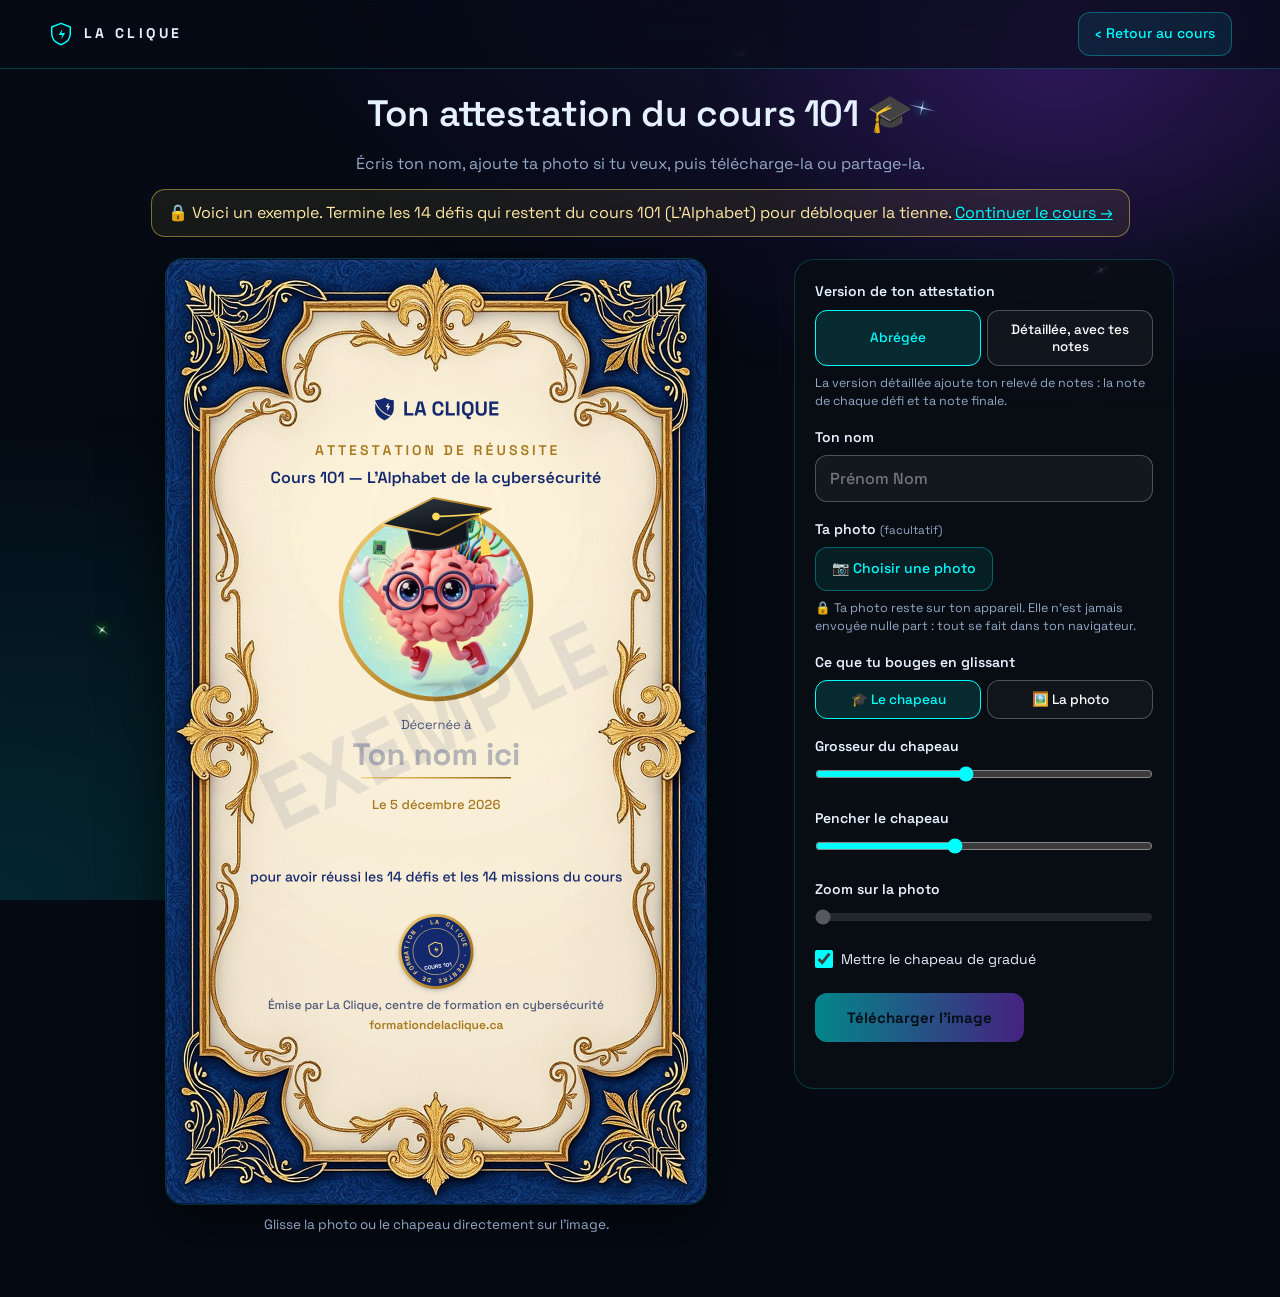
<file: attestation.html>
<!DOCTYPE html>
<html lang="fr">
<head>
<meta charset="UTF-8">
<meta name="viewport" content="width=device-width, initial-scale=1.0, viewport-fit=cover">
<title>Ton attestation — La Clique, centre de formation</title>
<meta name="description" content="Ton attestation de réussite de La Clique, à télécharger et à partager.">
<link rel="stylesheet" href="./css/fonts.css?v=20261004">
<link rel="stylesheet" href="./css/cours.css?v=20261012">
<link rel="stylesheet" href="./css/attestation.css?v=20261012">
<link rel="stylesheet" href="https://fonts.googleapis.com/css2?family=JetBrains+Mono:wght@400;500&amp;display=swap">
<link rel="stylesheet" href="./css/la-clique.css?v=20261012">
</head>
<body>
<div class="lc-decor" aria-hidden="true"><span class="lc-spark big t3" style="left:72%;top:12%;rotate:14deg"></span><span class="lc-spark t2 pk" style="left:86%;top:30%;rotate:-28deg;animation-delay:1.2s"></span><span class="lc-spark gr" style="left:8%;top:70%;rotate:38deg;animation-delay:2.1s"></span><span class="lc-spark" style="left:58%;top:6%;rotate:-10deg;animation-delay:.6s"></span></div>
<header class="c-top">
  <a class="c-brand" href="./index.html" aria-label="Retour au site">
    <img class="c-mark" src="./assets/brand/mark.svg" alt="" width="26" height="26">
    <span>La Clique</span>
  </a>
  <a class="c-tb" style="margin-left:auto;text-decoration:none" id="aBack" href="./cours.html">‹ Retour au cours</a>
</header>

<main class="a-main">
  <div class="a-intro">
    <h1 id="aTitle">Ton attestation 🎓</h1>
    <p id="aLead">Écris ton nom, ajoute ta photo si tu veux, puis télécharge-la ou partage-la.</p>
    <p class="a-lock" id="aLock" hidden></p>
  </div>

  <div class="a-grid">
    <div class="a-preview">
      <canvas id="aCanvas" width="1080" height="1890" aria-label="Aperçu de ton attestation"></canvas>
      <p class="a-tip" id="aTip">Glisse la photo ou le chapeau directement sur l’image.</p>
    </div>

    <div class="a-panel">
      <div class="a-lab" id="aVerLab">Version de ton attestation</div>
      <div class="a-seg" id="aVerSeg" role="radiogroup" aria-labelledby="aVerLab">
        <button type="button" data-v="courte" class="on" role="radio" aria-checked="true">Abrégée</button>
        <button type="button" data-v="detail" role="radio" aria-checked="false">Détaillée, avec tes notes</button>
      </div>
      <p class="a-priv">La version détaillée ajoute ton relevé de notes : la note de chaque défi et ta note finale.</p>

      <label class="a-lab" for="aName">Ton nom</label>
      <input class="a-in" id="aName" type="text" maxlength="40" autocomplete="name" placeholder="Prénom Nom">

      <div class="a-lab">Ta photo <small>(facultatif)</small></div>
      <div class="a-row">
        <label class="c-tb a-file">📷 Choisir une photo<input id="aFile" type="file" accept="image/*" hidden></label>
        <button class="c-tb" id="aNoPhoto" type="button" hidden>Remettre Clic</button>
      </div>
      <p class="a-priv">🔒 Ta photo reste sur ton appareil. Elle n’est jamais envoyée nulle part : tout se fait dans ton navigateur.</p>

      <div class="a-lab">Ce que tu bouges en glissant</div>
      <div class="a-seg" id="aModeSeg" role="radiogroup" aria-label="Ce que tu bouges en glissant">
        <button type="button" data-t="cap" class="on" role="radio" aria-checked="true">🎓 Le chapeau</button>
        <button type="button" data-t="photo" role="radio" aria-checked="false">🖼️ La photo</button>
      </div>

      <label class="a-lab" for="aCapSize">Grosseur du chapeau</label>
      <input class="a-rng" id="aCapSize" type="range" min="40" max="220" value="120">
      <label class="a-lab" for="aCapRot">Pencher le chapeau</label>
      <input class="a-rng" id="aCapRot" type="range" min="-45" max="45" value="-8">
      <label class="a-lab" for="aZoom">Zoom sur la photo</label>
      <input class="a-rng" id="aZoom" type="range" min="100" max="300" value="100">
      <label class="a-chk"><input id="aCap" type="checkbox" checked> Mettre le chapeau de gradué</label>

      <div class="a-actions">
        <button class="c-next" id="aDl" type="button">Télécharger l’image</button>
        <button class="c-tb" id="aShare" type="button" hidden>Partager…</button>
      </div>
      <p class="a-msg" id="aMsg" aria-live="polite"></p>
    </div>
  </div>
</main>

<script src="./js/la-clique-cles.js?v=20261012"></script>
<script src="./js/alphabet-data.js?v=20261030"></script>
<script src="./js/algebre-data.js?v=20261028"></script>
<script src="./js/attestation.js?v=20261017"></script>
</body>
</html>
</file>
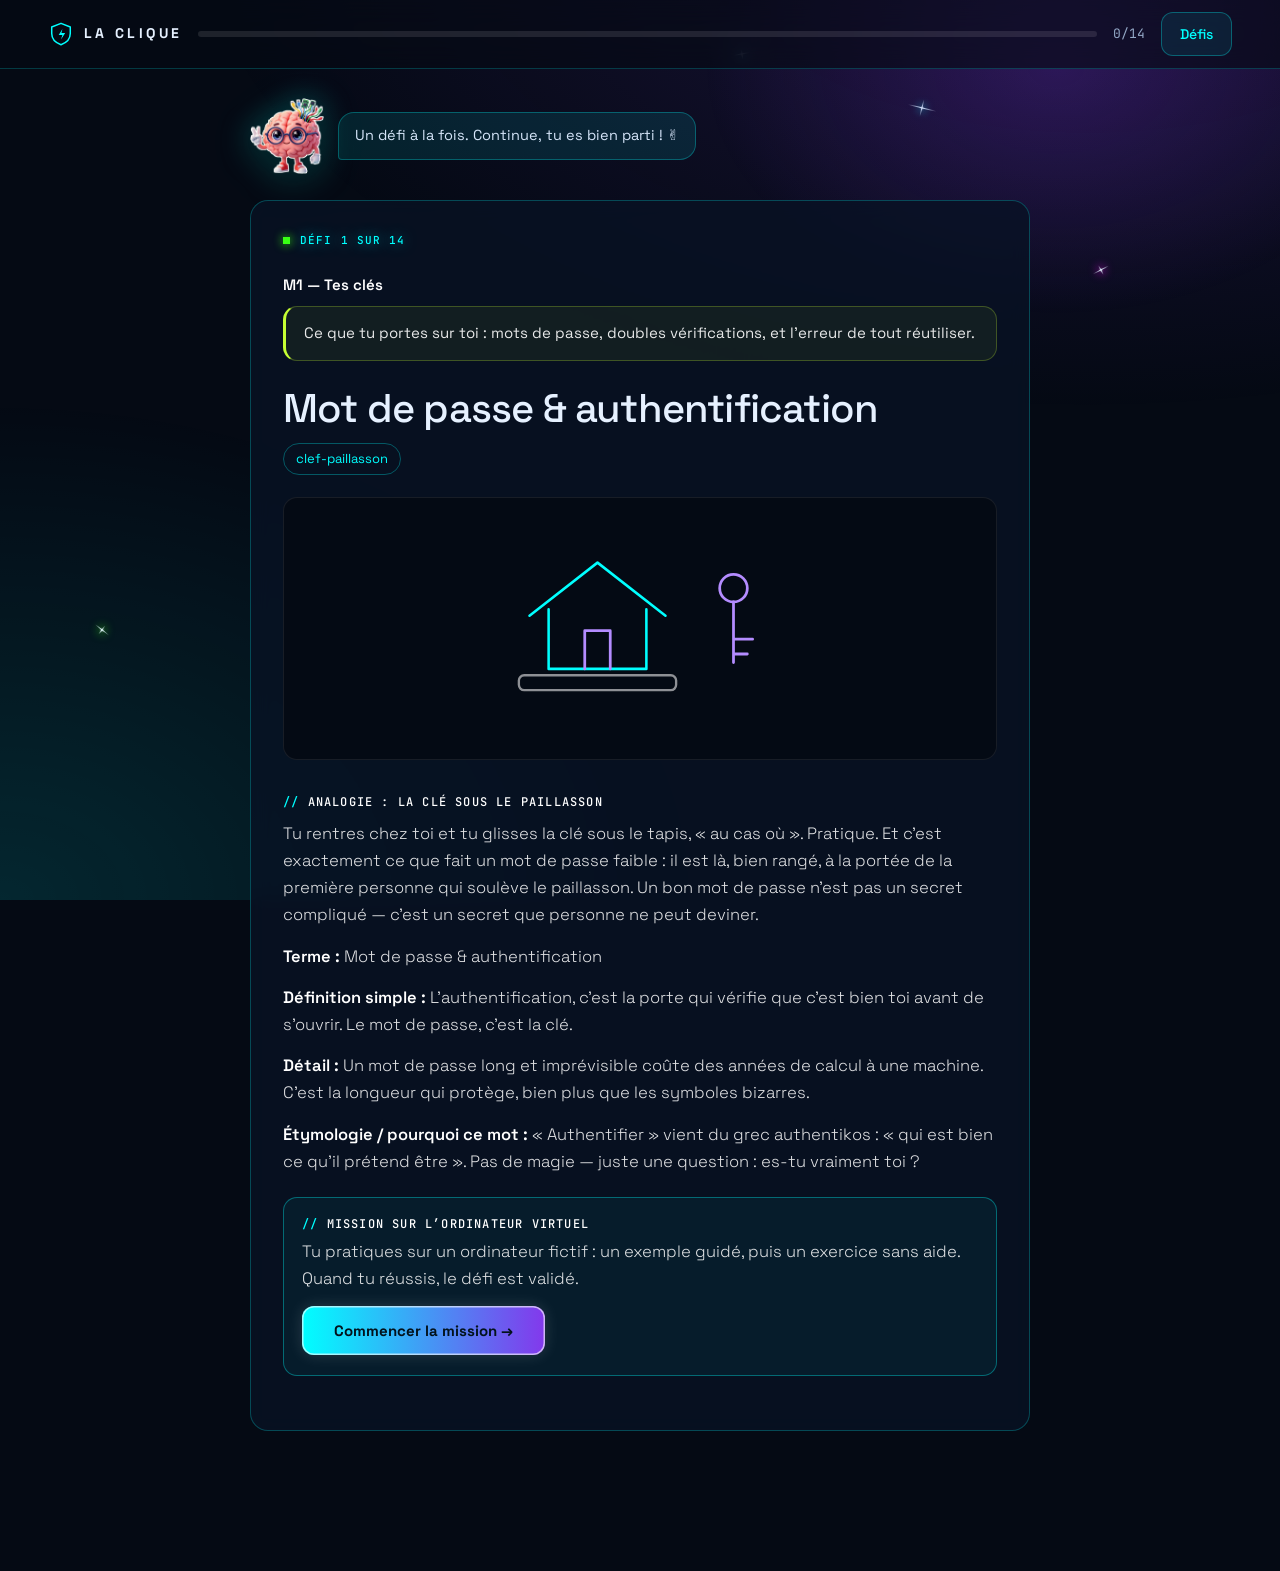
<file: cours.html>
<!DOCTYPE html>
<html lang="fr">
<head>
<meta charset="UTF-8">
<meta name="viewport" content="width=device-width, initial-scale=1.0, viewport-fit=cover">
<title>L'Alphabet — La Clique</title>
<meta name="description" content="L'Alphabet de la cybersécurité : un défi à la fois, avec une analogie, une notion et un exercice.">
<link rel="stylesheet" href="./css/fonts.css?v=20261004">
<link rel="stylesheet" href="./css/cours.css?v=20261012">
<link rel="stylesheet" href="./css/clic-bureau.css?v=20261035">
<link rel="stylesheet" href="https://fonts.googleapis.com/css2?family=JetBrains+Mono:wght@400;500&amp;display=swap">
<link rel="stylesheet" href="./css/la-clique.css?v=20261012">
</head>
<body data-clic="sans-languette">
<div class="lc-decor" aria-hidden="true"><span class="lc-spark big t3" style="left:72%;top:12%;rotate:14deg"></span><span class="lc-spark t2 pk" style="left:86%;top:30%;rotate:-28deg;animation-delay:1.2s"></span><span class="lc-spark gr" style="left:8%;top:70%;rotate:38deg;animation-delay:2.1s"></span><span class="lc-spark" style="left:58%;top:6%;rotate:-10deg;animation-delay:.6s"></span></div>
<header class="c-top">
  <a class="c-brand" href="./index.html" aria-label="Retour au site">
    <img class="c-mark" src="./assets/brand/mark.svg" alt="" width="26" height="26">
    <span>La Clique</span>
  </a>
  <div class="c-prog" aria-hidden="true"><i id="cProg"></i></div>
  <span class="c-cnt" id="cCnt">0/0</span>
  <button class="c-menu-btn" id="cMenuBtn" type="button" aria-expanded="false" aria-controls="cMenu">Défis</button>
</header>
<nav class="c-menu" id="cMenu" aria-label="Liste des défis"></nav>

<main class="c-main" id="cMain">
  <div class="c-say" id="cSay">
    <img class="c-say-img" src="./assets/cerebro.webp" alt="Clic, la mascotte" width="617" height="640">
    <div class="c-say-col"><p class="c-say-bub" id="cSayText"></p><button class="c-hint" id="cHint" type="button" hidden>Besoin d'un coup de pouce ?</button></div>
  </div>
  <section class="c-step" id="cStep" aria-live="polite"></section>
</main>

<script src="./js/la-clique-cles.js?v=20261012"></script>
<script src="./js/alphabet-data.js?v=20261030"></script>
<script src="./js/algebre-data.js?v=20261028"></script>
<script src="./js/clic-phrases.js?v=20261029"></script>
<script src="./js/clic-bureau.js?v=20261035"></script>
<script src="./js/cours.js?v=20261034"></script>
</body>
</html>
</file>
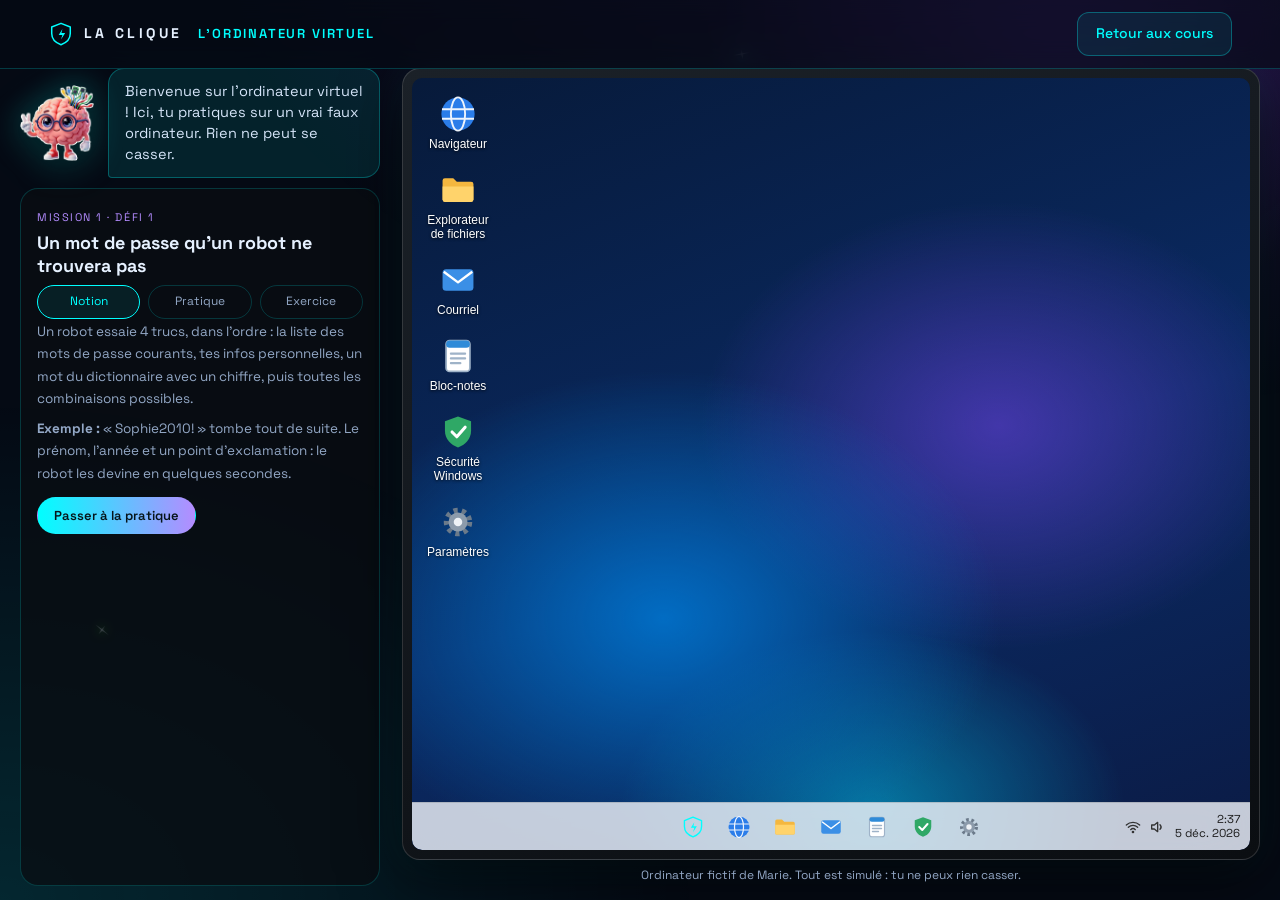
<file: ordinateur-virtuel.html>
<!DOCTYPE html>
<html lang="fr">
<head>
<meta charset="UTF-8">
<meta name="viewport" content="width=device-width, initial-scale=1.0, viewport-fit=cover">
<title>L'ordinateur virtuel — La Clique</title>
<meta name="description" content="L'ordinateur virtuel de La Clique : un ordinateur fictif où tu pratiques pour vrai, sans rien risquer.">
<link rel="stylesheet" href="./css/fonts.css?v=20261004">
<link rel="stylesheet" href="./css/cours.css?v=20261012">
<link rel="stylesheet" href="./css/atelier.css?v=20261012">
<link rel="stylesheet" href="./css/missions.css?v=20261012">
<link rel="stylesheet" href="./css/clic-bureau.css?v=20261035">
<link rel="stylesheet" href="https://fonts.googleapis.com/css2?family=JetBrains+Mono:wght@400;500&amp;display=swap">
<link rel="stylesheet" href="./css/la-clique.css?v=20261012">
</head>
<body data-clic="sans-languette">
<div class="lc-decor" aria-hidden="true"><span class="lc-spark big t3" style="left:72%;top:12%;rotate:14deg"></span><span class="lc-spark t2 pk" style="left:86%;top:30%;rotate:-28deg;animation-delay:1.2s"></span><span class="lc-spark gr" style="left:8%;top:70%;rotate:38deg;animation-delay:2.1s"></span><span class="lc-spark" style="left:58%;top:6%;rotate:-10deg;animation-delay:.6s"></span></div>
<header class="c-top">
  <a class="c-brand" href="./index.html" aria-label="Retour au site">
    <img class="c-mark" src="./assets/brand/mark.svg" alt="" width="26" height="26">
    <span>La Clique</span>
  </a>
  <span class="a-title">L’ordinateur virtuel</span>
  <span class="a-spacer"></span>
  <a class="c-menu-btn a-link" href="./cours.html">Retour aux cours</a>
</header>

<main class="a-main">
  <section class="a-side" aria-label="Mission">
    <div class="c-say" id="aSay">
      <img class="c-say-img" src="./assets/cerebro.webp" alt="Clic, la mascotte" width="617" height="640">
      <div class="c-say-col"><p class="c-say-bub" id="aSayText"></p></div>
    </div>
    <div class="a-card" id="aMission"></div>
  </section>

  <section class="a-deskwrap" aria-label="Ordinateur fictif de Marie">
    <div class="a-bezel">
      <div class="a-screen" id="aScreen">
        <div class="a-icons" id="aIcons"></div>
        <div class="a-windows" id="aWindows"></div>
        <div class="a-start" id="aStart" hidden></div>
        <div class="a-done" id="aDone" hidden></div>
        <div class="a-task" id="aTask">
          <div class="a-tb-wrap" id="aTb"></div>
          <div class="a-tray"><span class="a-tray-ic" aria-hidden="true">
            <svg width="16" height="16" viewBox="0 0 24 24" fill="none" stroke="currentColor" stroke-width="2" stroke-linecap="round"><path d="M2 9a15 15 0 0 1 20 0M5 12.5a10 10 0 0 1 14 0M8.5 16a5 5 0 0 1 7 0"/><circle cx="12" cy="19.5" r="1" fill="currentColor"/></svg>
            <svg width="16" height="16" viewBox="0 0 24 24" fill="none" stroke="currentColor" stroke-width="2" stroke-linecap="round" stroke-linejoin="round"><path d="M4 9v6h4l5 4V5L8 9z"/><path d="M16.5 8.5a5 5 0 0 1 0 7"/></svg>
          </span><span class="a-clock" id="aClock"></span></div>
        </div>
      </div>
    </div>
    <p class="a-cap">Ordinateur fictif de Marie. Tout est simulé : tu ne peux rien casser.</p>
  </section>
</main>

<script src="./js/la-clique-cles.js?v=20261012"></script>
<script src="./js/missions.js?v=20261030"></script>
<script src="./js/clic-phrases.js?v=20261029"></script>
<script src="./js/clic-bureau.js?v=20261035"></script>
<script src="./js/atelier.js?v=20261034"></script>
</body>
</html>
</file>
<file: css/fonts.css>
@font-face {
  font-family: 'Space Grotesk';
  font-style: normal;
  font-weight: 300;
  font-display: swap;
  src: url(../assets/fonts/space-grotesk-300.ttf) format('truetype');
}
@font-face {
  font-family: 'Space Grotesk';
  font-style: normal;
  font-weight: 400;
  font-display: swap;
  src: url(../assets/fonts/space-grotesk-400.ttf) format('truetype');
}
@font-face {
  font-family: 'Space Grotesk';
  font-style: normal;
  font-weight: 500;
  font-display: swap;
  src: url(../assets/fonts/space-grotesk-500.ttf) format('truetype');
}
@font-face {
  font-family: 'Space Grotesk';
  font-style: normal;
  font-weight: 600;
  font-display: swap;
  src: url(../assets/fonts/space-grotesk-600.ttf) format('truetype');
}
@font-face {
  font-family: 'Space Grotesk';
  font-style: normal;
  font-weight: 700;
  font-display: swap;
  src: url(../assets/fonts/space-grotesk-700.ttf) format('truetype');
}
</file>
<file: css/accueil.css>
/* La Clique — accueil (look de la maquette « La Clique — style pro »). */
body{margin:0;background:#02050c}
a{color:#00ffff}a:hover{color:#9ffcff}
.cut{clip-path:polygon(0 0,82% 0,100% 12%,100% 94%,95% 100%,5% 100%,0 94%)}
.cutsm{clip-path:polygon(0 0,calc(100% - 18px) 0,100% 18px,100% 100%,18px 100%,0 calc(100% - 18px))}
.nav a{color:#c8d6ea;text-decoration:none;transition:color .2s,text-shadow .2s}.nav a:hover{color:#ffffff;text-shadow:0 0 12px rgba(0,255,255,.8)}
/* Éclairs et lueurs du ciel */
@keyframes flashA{0%,57%,100%{opacity:0}58%{opacity:.95}59%{opacity:.15}60.5%{opacity:1}63.5%{opacity:0}}
@keyframes flashSky{0%,57%,100%{opacity:0}58%{opacity:.7}59%{opacity:.1}60.5%{opacity:.85}66%{opacity:0}}
@keyframes twinkle{0%,100%{opacity:.15;transform:scale(.7)}50%{opacity:1;transform:scale(1.15)}}
@keyframes drift{0%,100%{transform:translate(0,0)}50%{transform:translate(-40px,18px)}}
.bolt{position:absolute;pointer-events:none;opacity:0;overflow:visible;filter:drop-shadow(0 0 4px #bff6ff) drop-shadow(0 0 16px #00ffff)}
.boltA{animation:flashA 7s linear infinite}
.boltB{animation:flashA 11s linear 3.5s infinite}
.skyA{animation:flashSky 7s linear infinite}
.skyB{animation:flashSky 11s linear 3.5s infinite}
/* Étoiles : des éclats irréguliers qui flashent, pas des ronds */
@keyframes glint{0%{opacity:0;scale:.3}6%{opacity:1;scale:1.15}11%{opacity:.35;scale:.8}17%{opacity:.95;scale:1}28%,100%{opacity:0;scale:.35}}
.spark{position:absolute;width:0;height:0;pointer-events:none;box-shadow:0 0 2px 1px rgba(255,255,255,.95),0 0 9px 3px rgba(0,255,255,.55);animation:glint 4.2s ease-in-out infinite}
.spark::before,.spark::after{content:"";position:absolute;left:0;top:0;transform:translate(-50%,-50%);border-radius:50%}
.spark::before{width:18px;height:1.3px;background:linear-gradient(90deg,transparent,rgba(225,250,255,.95) 45%,rgba(225,250,255,.95) 55%,transparent)}
.spark::after{width:1.2px;height:11px;background:linear-gradient(transparent,rgba(225,250,255,.9) 45%,rgba(225,250,255,.9) 55%,transparent)}
.spark.big::before{width:30px}.spark.big::after{height:18px}
.spark.small::before{width:10px}.spark.small::after{height:6px}
.spark.pk{box-shadow:0 0 2px 1px rgba(255,255,255,.95),0 0 10px 3px rgba(255,0,255,.7)}.spark.pk::before,.spark.pk::after{filter:drop-shadow(0 0 3px #ff00ff)}
.spark.gr{box-shadow:0 0 2px 1px rgba(255,255,255,.95),0 0 10px 3px rgba(57,255,20,.65)}.spark.gr::before,.spark.gr::after{filter:drop-shadow(0 0 3px #39ff14)}
.spark.t2{animation-duration:3.1s}.spark.t3{animation-duration:5.6s}.spark.t4{animation-duration:2.6s}
.glow-drift{animation:drift 14s ease-in-out infinite}
/* Logo : le petit éclair du bouclier s'allume avec l'orage */
@keyframes zap{0%,57%,100%{filter:none}58%,61%{filter:drop-shadow(0 0 6px #00ffff) brightness(1.6)}}
.zap{animation:zap 7s linear infinite}
.brand:hover svg{filter:drop-shadow(0 0 8px rgba(0,255,255,.9))}
/* Boutons */
@keyframes sheen{0%{background-position:0% 50%}100%{background-position:200% 50%}}
.btn-glow{transition:transform .2s ease,box-shadow .25s ease}
.btn-glow:hover{transform:translateY(-2px);box-shadow:0 0 0 1px rgba(0,255,255,.55),0 10px 34px rgba(0,255,255,.45)}
.btn-glow:active{transform:translateY(0) scale(.98)}
.btn-glow svg{transition:transform .2s ease}.btn-glow:hover svg{transform:translateX(4px)}
.sheen{background-size:200% 100% !important;animation:sheen 6s linear infinite}
/* Cartes et blocs */
.lift{transition:transform .3s cubic-bezier(.2,.8,.2,1),filter .3s}
.lift:hover{transform:translateY(-6px);filter:brightness(1.18) saturate(1.25)}
.lift2{transition:transform .35s cubic-bezier(.2,.8,.2,1),box-shadow .35s}
.lift2:hover{transform:translateY(-4px);box-shadow:0 0 0 1px rgba(0,255,255,.5),0 30px 90px rgba(0,255,255,.22) !important}
.cell{transition:background .25s}.cell:hover{background:#0b1a33 !important}
.cell span:nth-child(2){transition:color .25s}.cell:hover span:nth-child(2){color:#00ffff}
/* Panneau de mission qui flotte */
@keyframes float{0%,100%{transform:translateY(0)}50%{transform:translateY(-10px)}}
@keyframes grow{0%{width:30%}100%{width:74%}}
@keyframes pulseBorder{0%,100%{border-color:rgba(198,255,51,.35)}50%{border-color:#c6ff33;box-shadow:0 0 14px rgba(198,255,51,.35)}}
.float{animation:float 6s ease-in-out infinite}
.grow{animation:grow 3.8s ease-in-out infinite alternate}
.trying{animation:pulseBorder 1.4s ease-in-out infinite}
/* Lueur qui suit la souris */
.spot{position:absolute;inset:0;pointer-events:none;background:radial-gradient(340px circle at var(--mx,72%) var(--my,28%),rgba(0,255,255,.18),transparent 62%);mix-blend-mode:screen;transition:background .08s}
.neon{text-shadow:0 0 18px rgba(0,255,255,.55),0 0 42px rgba(131,56,236,.35)}
/* Bouton « Commencer L'Alphabet » : touche de blanc sur le contour et les lettres */
.edge{box-shadow:inset 0 0 0 1.5px rgba(255,255,255,.62),0 0 16px rgba(255,255,255,.14);-webkit-text-stroke:.6px rgba(255,255,255,.55);paint-order:stroke fill}
.edge.btn-glow:hover{box-shadow:inset 0 0 0 1.5px rgba(255,255,255,.85),0 0 0 1px rgba(0,255,255,.55),0 10px 34px rgba(0,255,255,.45)}
/* Timbre « 100 % québécois » qui vient se coller */
@keyframes stamp{0%{opacity:0;transform:translate(-40px,-60px) scale(2.3) rotate(-22deg)}55%{opacity:1;transform:translate(0,0) scale(.9) rotate(-5deg)}72%{transform:scale(1.05) rotate(-7deg)}86%{transform:scale(.98) rotate(-6deg)}100%{opacity:1;transform:scale(1) rotate(-6deg)}}
@keyframes ring{0%,54%{opacity:0;transform:translate(-50%,-50%) scale(.6)}60%{opacity:.75}100%{opacity:0;transform:translate(-50%,-50%) scale(1.6)}}
.qc-stamp{transform-origin:60% 60%;animation:stamp 1.15s cubic-bezier(.3,.7,.3,1) 1.3s both;transition:transform .3s ease}
.qc-stamp:hover{transform:scale(1.06) rotate(-3deg) !important}
.qc-ring{position:absolute;left:50%;top:50%;width:120%;height:150%;border-radius:50%;border:2px solid rgba(0,255,255,.55);box-shadow:0 0 24px rgba(0,255,255,.4);pointer-events:none;animation:ring 1.15s ease-out 1.3s both}
@media (max-width:820px){.qc-stamp{width:104px !important;right:16px !important;bottom:18px !important}.hero-grid{padding-bottom:110px !important}}
/* Transition vers la connexion */
.page > *:not(.auth){transition:transform .75s cubic-bezier(.77,0,.18,1),filter .75s ease}
.page-open > *:not(.auth){transform:scale(.96);filter:blur(4px) brightness(.5)}
.auth{position:fixed;inset:0;z-index:50;overflow-y:auto;background:#02040a;color:#e6f1ff;clip-path:circle(0px at var(--ox,92%) var(--oy,42px));visibility:hidden;transition:clip-path .8s cubic-bezier(.77,0,.18,1),visibility 0s linear .8s}
.auth.open{clip-path:circle(150vmax at var(--ox,92%) var(--oy,42px));visibility:visible;transition:clip-path .8s cubic-bezier(.77,0,.18,1),visibility 0s}
.auth .stg{opacity:0;transform:translateY(18px);transition:opacity .45s ease,transform .6s cubic-bezier(.2,.8,.2,1)}
.auth.open .stg{opacity:1;transform:none}
.auth.open .d1{transition-delay:.32s}.auth.open .d2{transition-delay:.40s}.auth.open .d3{transition-delay:.48s}.auth.open .d4{transition-delay:.54s}.auth.open .d5{transition-delay:.60s}.auth.open .d6{transition-delay:.70s}
.auth .beam{opacity:0;transform:translateX(-25%) rotate(-24deg);transition:opacity 1.2s ease .2s,transform 1.4s cubic-bezier(.2,.8,.2,1) .2s}
.auth.open .beam{opacity:1;transform:rotate(-24deg)}
.auth .beam2{opacity:0;transition:opacity 1.2s ease .4s}.auth.open .beam2{opacity:1}
.glass-btn,.glass-field{background:rgba(255,255,255,.035);border:1px solid rgba(255,255,255,.16);backdrop-filter:blur(8px);transition:border-color .25s,background .25s,box-shadow .25s}
.glass-btn:hover{border-color:rgba(255,255,255,.34);background:rgba(255,255,255,.07)}
.glass-field:focus-within{border-color:#00ffff;box-shadow:0 0 0 3px rgba(0,255,255,.18)}
.glass-field input::placeholder{color:#7d8fab}
.login-btn{background:linear-gradient(90deg,#0034ff 0%,#bfe6ff 52%,#00ffff 100%);box-shadow:inset 0 0 0 1px rgba(255,255,255,.55),0 10px 30px rgba(0,52,255,.35);transition:transform .2s ease,box-shadow .25s ease,filter .25s}
.login-btn:hover{transform:translateY(-2px);filter:brightness(1.06);box-shadow:inset 0 0 0 1px rgba(255,255,255,.8),0 14px 40px rgba(25,200,255,.45)}
.login-btn:active{transform:scale(.98)}
/* Bascule connexion <-> inscription */
.view{transition:opacity .45s ease,transform .6s cubic-bezier(.2,.8,.2,1),visibility 0s}
.view.off-left,.view.off-right{opacity:0;visibility:hidden;pointer-events:none;transition:opacity .3s ease,transform .5s ease,visibility 0s linear .5s}
.view.off-left{transform:translateX(-56px)}.view.off-right{transform:translateX(56px)}
.link-btn{font:inherit;color:#e6f1ff;background:none;border:0;padding:10px 4px;cursor:pointer;text-decoration:underline;text-underline-offset:3px}
.link-btn:hover{color:#00ffff}
.seg{height:5px;border-radius:5px;background:rgba(255,255,255,.12);transition:background .3s ease,box-shadow .3s ease}
.seg.s1{background:#ff0080;box-shadow:0 0 10px rgba(255,0,128,.5)}.seg.s2{background:#c6ff33;box-shadow:0 0 10px rgba(198,255,51,.45)}
.seg.s3{background:#00ffff;box-shadow:0 0 10px rgba(0,255,255,.5)}.seg.s4{background:#39ff14;box-shadow:0 0 12px rgba(57,255,20,.55)}
.pw0{color:#93a8c6}.pw1{color:#ff5aa8}.pw2{color:#d9ff7a}.pw3{color:#00ffff}.pw4{color:#39ff14}
@media (prefers-reduced-motion:reduce){*{animation:none !important;transition:none !important}}
@media (max-width:820px){.nav{display:none !important}.hero-grid{grid-template-columns:minmax(0,1fr) !important;padding-top:92px !important;padding-bottom:64px !important}.hide-sm{display:none !important}}

/* Ajouts pour le vrai site */
html{scroll-behavior:smooth}
@media (prefers-reduced-motion:reduce){html{scroll-behavior:auto}}
.auth-msg{margin:0;min-height:0;font-size:14px;line-height:1.45;color:#c8d6ea;text-align:center}
.auth-msg:empty{display:none}
.auth-msg.ok{color:#39ff14}.auth-msg.err{color:#ff5aa8}
.login-btn[disabled]{opacity:.6;cursor:wait}
:focus-visible{outline:2px solid #00ffff;outline-offset:3px}
/* Onglets en haut de la fenêtre : on voit tout de suite « Se connecter » ET « Créer un compte » */
.auth-tabs{display:flex;gap:4px;padding:4px;border-radius:999px;background:rgba(255,255,255,.05);border:1px solid rgba(255,255,255,.14)}
.auth-tabs button{font:inherit;font-size:14px;font-weight:600;color:#c8d6ea;background:none;border:0;border-radius:999px;padding:0 14px;min-height:38px;cursor:pointer;white-space:nowrap;transition:background .25s,color .25s}
.auth-tabs button:hover{color:#fff}
.auth-tabs button.on{background:linear-gradient(90deg,#0034ff,#00ffff);color:#04122a}
@media (max-width:360px){.auth-tabs button{padding:0 10px;font-size:13px}}
/* Écrans pas très hauts (portables) : on enlève le sous-titre pour que tout entre sans défiler */
@media (max-height:740px){#auth .view > .stg.d2 > p{display:none}#auth .view{gap:10px !important}}

/* Clic vivant (js/clic-accueil.js) : en bas à gauche, il respire, saute quand on clique et parle dans une bulle */
.clic-live{position:fixed;left:14px;bottom:10px;z-index:40;font-family:'Space Grotesk',system-ui,'Segoe UI',sans-serif;display:flex;align-items:flex-end;pointer-events:none;transition:opacity .4s ease,visibility .4s}
.clic-live.cache{opacity:0;visibility:hidden}
@keyframes clicRespire{0%,100%{transform:translateY(0) scale(1)}50%{transform:translateY(-5px) scale(1.02)}}
@keyframes clicHop{0%{transform:translateY(0)}35%{transform:translateY(-24px) rotate(-7deg)}68%{transform:translateY(0) scale(1.07,.93)}100%{transform:none}}
.clic-perso{pointer-events:auto;position:relative;width:96px;height:100px;padding:0;border:0;background:none;cursor:pointer;transform-origin:50% 100%;animation:clicRespire 4s ease-in-out infinite;filter:drop-shadow(0 6px 14px rgba(0,0,0,.55)) drop-shadow(0 0 14px rgba(0,255,255,.35));transition:filter .25s}
.clic-perso:hover{filter:drop-shadow(0 6px 14px rgba(0,0,0,.55)) drop-shadow(0 0 22px rgba(0,255,255,.75))}
.clic-perso.hop{animation:clicHop .6s cubic-bezier(.3,1.5,.5,1)}
.clic-perso img{display:block;width:100%;height:100%;object-fit:contain;transform:rotate(var(--tilt,0deg));transition:transform .5s ease}
.clic-perso::after{content:"";position:absolute;left:16%;right:16%;bottom:-5px;height:12px;border-radius:50%;background:radial-gradient(closest-side,rgba(0,255,255,.5),transparent);z-index:-1}
.clic-perso:focus-visible{outline:2px solid #00ffff;outline-offset:4px;border-radius:14px}
.clic-bulle{pointer-events:auto;position:absolute;left:104px;bottom:44px;width:min(310px,calc(100vw - 134px));box-sizing:border-box;display:flex;align-items:center;gap:12px;padding:10px 34px 10px 10px;background:rgba(6,14,30,.94);border:1px solid rgba(0,255,255,.45);border-radius:18px 18px 18px 4px;box-shadow:0 14px 40px rgba(0,0,0,.5),0 0 22px rgba(0,255,255,.18);backdrop-filter:blur(8px);color:#e6f1ff;font:inherit;font-size:15px;line-height:1.4}
.clic-bulle[hidden]{display:none}
@keyframes clicPop{from{opacity:0;transform:translate(-8px,8px) scale(.9)}to{opacity:1;transform:none}}
.clic-bulle.pop{animation:clicPop .35s cubic-bezier(.2,1.4,.4,1)}
.clic-bulle p{margin:0}
.clic-faces{flex:none;display:flex}
.clic-faces img{width:54px;height:54px;border-radius:50%;object-fit:cover;border:2px solid rgba(0,255,255,.5);box-shadow:0 0 12px rgba(0,255,255,.3)}
.clic-faces img[hidden]{display:none}
.clic-x{position:absolute;top:4px;right:4px;width:30px;height:30px;border:0;border-radius:50%;background:transparent;color:rgba(255,255,255,.65);font-size:18px;line-height:1;cursor:pointer}
.clic-x:hover{color:#fff;background:rgba(255,255,255,.08)}
@media (max-width:640px){.clic-live{left:8px;bottom:6px}.clic-perso{width:66px;height:70px}.clic-bulle{left:72px;bottom:30px;width:min(280px,calc(100vw - 92px));font-size:14px;gap:10px}.clic-faces img{width:44px;height:44px}}
@media (prefers-reduced-motion:reduce){.clic-perso,.clic-perso.hop,.clic-bulle.pop{animation:none !important}}

/* L'accueil = un seul écran « wow » : pas de défilement. Le reste s'ouvre dans des écrans par-dessus. */
html.accueil,html.accueil body{height:100%;overflow:hidden;overscroll-behavior:none}
#haut{height:100vh;height:100dvh;display:flex;flex-direction:column;justify-content:center}
#haut .hero-grid{width:100%;box-sizing:border-box;padding-top:96px !important;padding-bottom:96px !important}
#haut h1{font-size:clamp(2.3rem,min(5.4vw,9.5vh),4.6rem) !important}
@media (max-height:760px) and (min-width:821px){#haut .hero-grid{padding-top:84px !important;padding-bottom:70px !important;gap:40px !important}#haut .hero-grid > div:first-child{gap:16px !important}}
.btn-menu{display:none;align-items:center;justify-content:center;width:44px;height:44px;padding:0;border-radius:50%;border:1px solid rgba(255,255,255,0.3);background:rgba(2,5,12,0.25);backdrop-filter:blur(6px);color:#e6f1ff;cursor:pointer}
.btn-menu:hover{border-color:#00ffff}
.btn-menu:focus-visible{outline:2px solid #00ffff;outline-offset:2px}
@media (max-width:820px){
  .btn-menu{display:inline-flex}
  /* Cellulaire : le texte en haut, puis une rangée du bas réservée à Clic (à gauche) et au timbre (à droite) */
  #haut{justify-content:flex-start}
  #haut .hero-grid{padding-top:max(84px,11vh) !important;padding-bottom:0 !important}
  #haut .hero-grid > div:first-child{gap:clamp(12px,2.2vh,22px) !important}
  #haut h1{font-size:clamp(2.1rem,min(10.5vw,6.4vh),3.4rem) !important}
  #haut .hero-grid p:not(:first-child){font-size:clamp(15px,2.3vh,18px) !important}
  #haut .hero-grid a{min-height:48px !important}
}

.ecrans{position:fixed;inset:0;z-index:30;display:flex;flex-direction:column;color:#e6f1ff;font-family:'Space Grotesk',system-ui,sans-serif;
  background:radial-gradient(60% 40% at 85% 0%,rgba(0,255,255,.10),transparent 70%),radial-gradient(50% 40% at 0% 100%,rgba(131,56,236,.12),transparent 70%),#02050c;
  opacity:0;visibility:hidden;transform:translateY(28px) scale(.985);transition:opacity .35s ease,transform .45s cubic-bezier(.2,.8,.2,1),visibility 0s linear .45s}
.ecrans.open{opacity:1;visibility:visible;transform:none;transition:opacity .35s ease,transform .45s cubic-bezier(.2,.8,.2,1),visibility 0s}
.ecrans-barre{flex:none;display:flex;align-items:center;gap:10px;padding:12px max(16px,calc((100vw - 1240px)/2 + 24px));border-bottom:1px solid rgba(0,255,255,.14);background:rgba(2,5,12,.8);backdrop-filter:blur(10px)}
.ecrans-retour{flex:none;display:inline-flex;align-items:center;justify-content:center;width:44px;height:44px;border-radius:50%;border:1px solid rgba(255,255,255,.3);background:transparent;color:#e6f1ff;cursor:pointer;transition:border-color .2s,box-shadow .2s}
.ecrans-retour:hover{border-color:#00ffff;box-shadow:0 0 14px rgba(0,255,255,.35)}
.ecrans-onglets{flex:1;min-width:0;display:flex;gap:4px;overflow-x:auto;scrollbar-width:none;-webkit-mask-image:linear-gradient(90deg,#000 88%,transparent);mask-image:linear-gradient(90deg,#000 88%,transparent)}
.ecrans-onglets::-webkit-scrollbar{display:none}
.ecrans-onglets a{flex:none;display:inline-flex;align-items:center;min-height:40px;padding:0 15px;border-radius:999px;color:#c8d6ea;text-decoration:none;font-size:15px;white-space:nowrap;transition:background .25s,color .25s}
.ecrans-onglets a:hover{color:#fff}
.ecrans-onglets a.on{background:linear-gradient(90deg,#0034ff,#00ffff);color:#04122a;font-weight:600}
.ecrans-onglets a:last-child{margin-right:28px}
.ecrans-corps{flex:1;min-height:0;overflow-y:auto;overscroll-behavior:contain;-webkit-overflow-scrolling:touch}
.ecrans-corps > section{display:none;padding-top:44px !important;padding-bottom:130px !important}
.ecrans-corps > section.on{display:block;animation:ecranEntre .45s cubic-bezier(.2,.8,.2,1)}
@keyframes ecranEntre{from{opacity:0;transform:translateY(14px)}to{opacity:1;transform:none}}
.ecrans .btn-menu{display:none}
@media (max-width:820px){.ecrans-barre{padding:10px 12px}.ecrans-onglets a{font-size:14px;padding:0 13px}.ecrans-corps > section{padding-top:28px !important}}
@media (prefers-reduced-motion:reduce){.ecrans,.ecrans.open{transition:none}.ecrans-corps > section.on{animation:none}}
/* Cellulaire : Clic prend la place qu'il y a (plus grand sur les grands écrans), sans jamais toucher au texte */
@media (max-width:640px){
  .clic-live{--cw:clamp(66px,12.5vh,112px)}
  .clic-perso{width:var(--cw) !important;height:calc(var(--cw) * 1.05) !important}
  .clic-bulle{left:calc(var(--cw) + 6px) !important;bottom:calc(var(--cw) * .42) !important;width:min(280px,calc(100vw - var(--cw) - 24px)) !important}
}
.brand span{white-space:nowrap}
@media (max-width:420px){
  header .brand span{letter-spacing:.16em !important;font-size:14px !important}
  header > div{gap:8px !important;padding-left:16px !important;padding-right:16px !important}
  header > div > div{gap:8px !important}
  #btnConnexion{padding:0 14px !important;font-size:14px !important}
}
/* Dans les écrans « en savoir plus », Clic monte dans la barre du haut (à droite) : il reste là, sans cacher le texte */
.ecrans-barre{padding-right:max(80px,calc((100vw - 1240px)/2 + 24px)) !important}
html.ecran-ouvert .clic-live{left:auto;right:12px;bottom:auto;top:4px}
html.ecran-ouvert .clic-perso{width:56px !important;height:58px !important}
html.ecran-ouvert .clic-perso::after{display:none}
html.ecran-ouvert .clic-bulle{left:auto !important;right:4px !important;bottom:auto !important;top:66px !important;width:min(310px,calc(100vw - 32px)) !important;border-radius:18px 4px 18px 18px}

/* La bulle de Clic sur l'accueil : pas de petite photo dedans (on voit déjà Clic à côté) */
.clic-bulle{padding:12px 36px 12px 16px !important}
.clic-perso img[hidden]{display:none !important}
</file>
<file: css/neon-titre.css>
/* La Clique — gros titres néon (contour cyan, bas des lettres en magenta)
 * À utiliser seulement pour les GROS titres (24 px et plus).
 *
 * <h2 class="neon" data-text="Une base gratuite, puis le métier que tu veux">
 *   Une base gratuite, puis le métier que tu veux
 * </h2>
 *
 * Le texte dans data-text doit être identique à celui de la balise.
 * Taille: ajoute style="font-size:34px" (ou une classe à toi).
 */
@font-face{
  font-family:'Chakra Petch';
  font-weight:700;
  font-style:normal;
  font-display:swap;
  src:url('../assets/fonts/chakra-petch-700.woff2') format('woff2');
}
.neon{
  --neon-cyan:#19e6ff;
  --neon-magenta:#ff4fd8;
  position:relative;
  margin:0;
  font-family:'Chakra Petch','Space Grotesk',system-ui,sans-serif;
  font-weight:700;
  font-size:clamp(1.9rem,9vw,3.4rem);
  line-height:1.08;
  letter-spacing:.03em;
  text-transform:uppercase;
  color:transparent;
  -webkit-text-stroke:1.3px var(--neon-cyan);
  filter:drop-shadow(0 0 3px rgba(25,230,255,.8)) drop-shadow(0 0 12px rgba(25,230,255,.35));
}
.neon::after{
  content:attr(data-text);
  position:absolute;
  inset:0;
  text-transform:uppercase;
  color:transparent;
  -webkit-text-stroke:1.3px var(--neon-magenta);
  -webkit-mask-image:linear-gradient(to bottom,transparent 58%,#000 68%);
  mask-image:linear-gradient(to bottom,transparent 58%,#000 68%);
  -webkit-mask-size:100% 1.08em;
  mask-size:100% 1.08em;
  -webkit-mask-repeat:repeat-y;
  mask-repeat:repeat-y;
  pointer-events:none;
}
/* Petit format (noms de métiers, boutons): contour plus fin */
.neon--s{font-size:1.5rem;line-height:1.1;-webkit-text-stroke-width:1.1px}
.neon--s::after{-webkit-text-stroke-width:1.1px;-webkit-mask-size:100% 1.1em;mask-size:100% 1.1em}
</file>
<file: css/cours.css>
/* Page des cours : même univers que le site (noir, cyan, violet, Space Grotesk). */
:root{--cy:#00ffff;--vi:#b48cff;--ok:#39ff14;--no:#ff5aa8;--tx:#f2f6f8;--mu:rgba(255,255,255,.66);--line:rgba(255,255,255,.12)}
*{box-sizing:border-box;margin:0;padding:0}
html,body{background:#000;color:var(--tx)}
body{font:16px/1.65 'Space Grotesk',system-ui,sans-serif;-webkit-font-smoothing:antialiased;min-height:100vh;overflow-x:hidden}
body::before{content:'';position:fixed;inset:0;z-index:0;pointer-events:none;
  background:radial-gradient(900px 520px at 8% -10%,rgba(0,255,255,.16),transparent 62%),
  radial-gradient(800px 560px at 100% 0%,rgba(131,56,236,.16),transparent 60%),
  linear-gradient(rgba(0,255,255,.06) 1px,transparent 1px) 0 0/44px 44px,
  linear-gradient(90deg,rgba(0,255,255,.06) 1px,transparent 1px) 0 0/44px 44px;
  -webkit-mask-image:linear-gradient(#000 35%,transparent 100%);mask-image:linear-gradient(#000 35%,transparent 100%)}
a{color:inherit}
button{font-family:inherit}

/* En-tête */
.c-top{position:fixed;top:0;left:0;right:0;z-index:50;display:flex;align-items:center;gap:16px;padding:12px clamp(16px,4vw,48px);padding-top:calc(12px + env(safe-area-inset-top,0px));background:rgba(0,0,0,.72);-webkit-backdrop-filter:blur(14px);backdrop-filter:blur(14px);border-bottom:1px solid var(--line)}
.c-brand{display:flex;align-items:center;gap:10px;text-decoration:none;font-weight:600;font-size:14px;letter-spacing:.02em;white-space:nowrap}
.c-mark{display:block;color:#fff}
.c-prog{flex:1;height:3px;border-radius:99px;background:rgba(255,255,255,.12);overflow:hidden}
.c-prog i{display:block;height:100%;width:0;background:linear-gradient(90deg,var(--cy),var(--vi));transition:width .5s cubic-bezier(.16,1,.3,1)}
.c-cnt{font-size:12px;color:var(--mu);letter-spacing:.08em;white-space:nowrap}
.c-menu-btn{font-size:12px;font-weight:500;letter-spacing:.04em;color:#fff;background:transparent;border:1px solid rgba(255,255,255,.25);border-radius:999px;padding:8px 16px;cursor:pointer;transition:border-color .3s,background .3s}
.c-menu-btn:hover{border-color:#fff;background:rgba(255,255,255,.06)}

/* Menu des défis */
.c-menu{display:none;position:fixed;z-index:60;top:calc(58px + env(safe-area-inset-top,0px));right:clamp(8px,3vw,40px);width:min(380px,calc(100vw - 16px));max-height:calc(100vh - 90px);overflow:auto;padding:10px;border-radius:18px;background:rgba(6,9,14,.96);border:1px solid var(--line);box-shadow:0 24px 60px -20px #000}
.c-menu.open{display:block}
.c-menu h5{margin:12px 10px 4px;font:600 11px 'Space Grotesk',sans-serif;letter-spacing:.18em;text-transform:uppercase;color:var(--cy)}
.c-menu button{display:flex;gap:10px;align-items:center;width:100%;text-align:left;padding:10px 12px;border:0;border-radius:10px;background:transparent;color:#fff;font-size:14px;cursor:pointer}
.c-menu button:hover:not(:disabled){background:rgba(0,255,255,.1)}
.c-menu button.cur{background:rgba(0,255,255,.14);color:var(--cy)}
.c-menu button:disabled{color:rgba(255,255,255,.32);cursor:not-allowed}
.c-menu .n{flex:none;width:22px;font-size:12px;color:var(--mu)}
.c-menu .st{margin-left:auto;font-size:13px}

/* Mise en page */
.c-main{position:relative;z-index:1;width:min(780px,calc(100% - 32px));margin:0 auto;padding:92px 0 140px}
.c-say{display:flex;align-items:center;gap:14px;margin:6px 0 26px}
.c-say-img{width:74px;height:auto;flex:none;filter:drop-shadow(0 6px 14px rgba(0,0,0,.6)) drop-shadow(0 0 14px rgba(0,255,255,.3));animation:c-float 3.4s ease-in-out infinite}
.c-say-col{display:flex;flex-direction:column;align-items:flex-start;gap:8px}
.c-hint{font:500 12.5px 'Space Grotesk',sans-serif;color:var(--cy);background:transparent;border:1px solid rgba(0,255,255,.4);border-radius:999px;padding:6px 14px;cursor:pointer}
.c-hint:hover{background:rgba(0,255,255,.1)}
.c-hint[hidden]{display:none}
.c-say-bub{padding:12px 16px;border-radius:16px 16px 16px 4px;font-size:14.5px;line-height:1.45;background:rgba(5,8,13,.9);border:1px solid rgba(0,255,255,.4);box-shadow:0 0 22px -8px rgba(0,255,255,.5)}
@keyframes c-float{0%,100%{transform:translateY(0)}50%{transform:translateY(-6px)}}

.c-step{animation:c-in .45s cubic-bezier(.16,1,.3,1) both}
@keyframes c-in{from{opacity:0;transform:translateY(14px)}to{opacity:1;transform:none}}
.c-eyebrow{display:flex;align-items:center;gap:10px;font:600 11px 'Space Grotesk',sans-serif;letter-spacing:.2em;text-transform:uppercase;color:var(--cy)}
.c-eyebrow::before{content:'';width:7px;height:7px;border-radius:50%;background:var(--cy);box-shadow:0 0 10px var(--cy)}
.c-mod{margin:26px 0 8px;font-size:15px;color:var(--mu)}
.c-mod b{color:#fff;font-weight:600}
.c-modintro{margin:0 0 26px;padding:14px 18px;border-radius:14px;background:rgba(255,224,138,.07);border:1px solid rgba(255,224,138,.22);border-left:3px solid #ffe08a;font-size:15px;color:rgba(255,255,255,.9)}
.c-title{margin:10px 0 6px;font-size:clamp(1.7rem,5vw,2.5rem);line-height:1.12;font-weight:500;letter-spacing:-.02em}
.c-badge{display:inline-block;margin-top:6px;padding:3px 12px;border-radius:99px;border:1px solid rgba(255,255,255,.22);background:rgba(255,255,255,.06);color:#ffe08a;font-size:12px}

/* Contenu d'un défi */
.c-body p{margin:0 0 14px;font-weight:300;font-size:16.5px;color:rgba(255,255,255,.88)}
.c-body strong{font-weight:600;color:#fff}
.c-body h4{margin:34px 0 10px;font:600 12px 'Space Grotesk',sans-serif;letter-spacing:.2em;text-transform:uppercase;color:#fff}
.c-body h4::before{content:'// ';color:var(--cy)}
.c-body .schema{display:block;margin:22px 0;padding:20px;border-radius:20px;background:rgba(255,255,255,.04);border:1px solid var(--line);text-align:center}
.c-body .schema svg{width:min(100%,340px);height:auto}
.c-body svg .l{stroke:var(--cy);stroke-width:2.4;fill:none;stroke-linecap:round;stroke-linejoin:round}
.c-body svg .a{stroke:var(--vi);stroke-width:2.6;fill:none;stroke-linecap:round;stroke-linejoin:round}
.c-body svg .g{stroke:var(--ok);stroke-width:3;fill:none;stroke-linecap:round;stroke-linejoin:round}
.c-body svg .r{stroke:var(--no);stroke-width:3;fill:none;stroke-linecap:round;stroke-linejoin:round}
.c-body svg .m{stroke:rgba(255,255,255,.55);stroke-width:2.2;fill:none;stroke-linecap:round;stroke-linejoin:round}
.c-body svg text{fill:#fff;font:600 11px 'Space Grotesk',sans-serif}
.c-body svg text.t2{fill:rgba(255,255,255,.66);font-weight:500;font-size:10.5px}
.c-body svg .d{stroke:rgba(255,255,255,.55);stroke-width:2.2;fill:none;stroke-linecap:round;stroke-linejoin:round}
.c-body .consigne{margin:20px 0;padding:16px 20px;border-radius:14px;background:rgba(0,255,255,.08);border:1px solid rgba(0,255,255,.22);border-left:3px solid var(--cy)}
.c-body .consigne p{margin:0}
.c-body .limite{margin:14px 0 8px;padding:14px 18px;border-left:3px solid var(--vi);background:rgba(131,56,236,.08);border-radius:0 12px 12px 0;color:var(--mu);font-size:15px;font-weight:300}
.c-body .limite strong{color:#fff}
.c-lab{margin:8px 0 14px;border-radius:18px;overflow:hidden;border:1px solid var(--line);background:#05080d}
.c-lab iframe{display:block;width:100%;height:860px;border:0}
.c-labnote{font-size:14px;color:var(--mu)}
.c-skip{font-size:13px;color:var(--mu);background:transparent;border:0;cursor:pointer;padding:8px 2px;text-decoration:underline}
.c-skip:hover{color:var(--cy)}
.c-sw{display:flex;gap:6px;padding:4px 4px 8px}
.c-sw a{flex:1;text-align:center;padding:9px 8px;border-radius:10px;border:1px solid var(--line);color:#fff;text-decoration:none;font-size:13px}
.c-sw a.cur{border-color:var(--cy);color:var(--cy);background:rgba(0,255,255,.1)}
.c-body .retenir{margin:26px 0 8px;padding:18px 22px;border-radius:14px;background:rgba(131,56,236,.12);border:1px solid rgba(131,56,236,.35);border-left:3px solid var(--vi);color:#fff;font-style:italic}

/* Exercice */
ul.opts.c-ex{list-style:none;margin:12px 0}
.c-q{list-style:none;padding:14px 16px;margin:10px 0;border-radius:14px;background:rgba(255,255,255,.04);border:1px solid rgba(255,255,255,.14);transition:border-color .25s,background .25s,transform .15s}
.c-q.c-a{cursor:pointer}
.c-q.c-a:hover{border-color:var(--cy);background:rgba(0,255,255,.07)}
.c-q.c-a:active{transform:scale(.995)}
.c-q.c-a::before{content:'○  ';color:var(--cy)}
.c-q:not(.c-rev) .why,.c-q:not(.c-rev) .bucket,.c-q:not(.c-rev) .mark,.c-q:not(.c-rev) br{display:none}
.c-q.c-good{border-color:var(--ok);background:rgba(57,255,20,.09)}
.c-q.c-bad{border-color:var(--no);background:rgba(255,0,128,.09)}
.c-good .mark,.c-good .bucket{color:var(--ok);font-weight:600}
.c-bad .mark,.c-bad .bucket{color:var(--no);font-weight:600}
.c-q.c-rev .why{display:block;margin-top:8px;font-size:14.5px;color:var(--mu)}
.c-rev .c-choices{display:none}
.c-choices{display:flex;flex-wrap:wrap;gap:8px;margin-top:12px}
.c-cb,.c-tb{font-size:13px;font-weight:500;color:#fff;background:rgba(255,255,255,.04);border:1px solid rgba(255,255,255,.28);border-radius:999px;padding:9px 16px;cursor:pointer;transition:border-color .25s,background .25s,color .25s}
.c-cb:hover,.c-tb:hover{border-color:var(--cy);color:var(--cy);background:rgba(0,255,255,.08)}
.c-box{display:flex;flex-wrap:wrap;align-items:center;gap:10px;margin:12px 0 16px}
.c-info{flex:1;min-width:170px;font-weight:600;font-size:15px}
.c-hide{display:none!important}

/* Félicitations */
.c-win{margin:26px 0 8px;padding:28px 22px;border-radius:22px;text-align:center;border:1px solid rgba(57,255,20,.5);background:linear-gradient(160deg,rgba(57,255,20,.14),rgba(0,255,255,.09));animation:c-pop .55s cubic-bezier(.2,1.4,.4,1) both}
@keyframes c-pop{from{opacity:0;transform:scale(.92) translateY(14px)}to{opacity:1;transform:none}}
.c-win-img{width:92px;height:auto;margin:-6px auto 6px;display:block;animation:c-jump .8s cubic-bezier(.3,1.5,.5,1) both;filter:drop-shadow(0 0 16px rgba(0,255,255,.4))}
@keyframes c-jump{0%{transform:translateY(0) scale(1)}35%{transform:translateY(-26px) scale(1.06,1.1)}70%{transform:translateY(0) scale(1.08,.92)}100%{transform:none}}
.c-win-t{font-size:1.55rem;font-weight:600;letter-spacing:-.01em}
.c-win-s{margin:6px 0 20px;color:#c4cdd5;font-size:15.5px}
.c-win-row{display:flex;flex-wrap:wrap;gap:10px;justify-content:center}
.c-next{font:600 15px/1 'Space Grotesk',sans-serif;color:#041015;background:linear-gradient(90deg,var(--cy),var(--vi));border:0;border-radius:999px;padding:17px 32px;cursor:pointer;box-shadow:0 8px 28px rgba(0,255,255,.32);transition:transform .2s,box-shadow .2s}
.c-next:hover{transform:translateY(-2px);box-shadow:0 12px 34px rgba(0,255,255,.45)}
.c-foot{display:flex;justify-content:flex-start;margin:22px 0 0}
.c-prev{font-size:13px;color:var(--mu);background:transparent;border:0;cursor:pointer;padding:8px 2px}
.c-prev:hover{color:var(--cy)}

/* Flash + confettis */
.c-flash{position:fixed;inset:0;z-index:100;pointer-events:none;background:radial-gradient(circle at 50% 45%,rgba(255,255,255,.85),rgba(0,255,255,.55) 25%,rgba(131,56,236,.25) 50%,transparent 72%);animation:c-fl .8s ease-out forwards}
@keyframes c-fl{0%{opacity:0}18%{opacity:1}100%{opacity:0}}
.c-conf{position:fixed;left:50%;top:45%;width:9px;height:14px;border-radius:2px;z-index:101;pointer-events:none;animation:c-cf 1.3s cubic-bezier(.15,.7,.3,1) forwards}
@keyframes c-cf{0%{opacity:1;transform:translate(0,0) rotate(0)}100%{opacity:0;transform:translate(var(--dx),var(--dy)) rotate(var(--r))}}

@media (max-width:560px){.c-say-img{width:60px}.c-brand span{display:none}.c-body p{font-size:16px}}
@media (prefers-reduced-motion:reduce){.c-flash,.c-conf{display:none}.c-step,.c-win,.c-win-img,.c-say-img{animation:none!important}}
.c-fail{margin:22px 0;padding:22px;border:1px solid rgba(255,190,110,.45);border-radius:18px;background:rgba(255,190,110,.06);text-align:center}
.c-fail-t{font-weight:700;font-size:18px;margin-bottom:6px}
.c-fail-s{color:#c4cdd5;font-size:15px;margin-bottom:16px}
.c-num{display:inline-flex;align-items:center;justify-content:center;width:24px;height:24px;margin-right:8px;border-radius:50%;background:var(--cy);color:#06222a;font-weight:700;font-size:13px}
@keyframes c-shk{0%,100%{transform:translateX(0)}25%{transform:translateX(-6px)}75%{transform:translateX(6px)}}
.c-shake{animation:c-shk .35s;border-color:rgba(255,150,150,.7)!important}
@media (prefers-reduced-motion:reduce){.c-shake{animation:none}}

.c-mission{margin:22px 0;padding:18px 18px 20px;border:1px solid rgba(0,255,255,.35);border-radius:16px;background:rgba(0,255,255,.05)}
.c-mission h4{margin:0 0 6px}
.c-mission p{margin:0 0 14px}
</file>
<file: css/attestation.css>
/* Page de l'attestation */
.a-main{position:relative;z-index:1;max-width:1100px;margin:0 auto;padding:calc(84px + env(safe-area-inset-top,0px)) 16px 60px}
.a-intro{text-align:center;margin-bottom:22px}
.a-intro h1{font-size:clamp(1.6rem,4vw,2.3rem);font-weight:600;letter-spacing:-.01em}
.a-intro p{color:var(--mu);margin-top:6px}
.a-lock{display:inline-block;margin-top:12px!important;padding:10px 16px;border-radius:14px;border:1px solid rgba(255,217,90,.45);background:rgba(255,217,90,.08);color:#ffe9a6!important}
.a-lock a{color:var(--cy)}
.a-grid{display:grid;grid-template-columns:minmax(0,1fr) minmax(0,380px);gap:28px;align-items:start}
@media (max-width:820px){.a-grid{grid-template-columns:minmax(0,1fr)}}
.a-preview canvas{display:block;width:100%;max-width:540px;height:auto;margin:0 auto;border-radius:18px;box-shadow:0 20px 60px rgba(0,0,0,.6),0 0 0 1px rgba(0,255,255,.25);touch-action:none;cursor:grab}
.a-preview canvas.drag{cursor:grabbing}
.a-tip{text-align:center;color:var(--mu);font-size:13.5px;margin-top:10px}
.a-panel{padding:20px;border-radius:20px;border:1px solid var(--line);background:rgba(9,14,20,.8)}
.a-lab{display:block;font-weight:600;font-size:14px;margin:16px 0 6px}
.a-lab:first-child{margin-top:0}
.a-lab small{font-weight:400;color:var(--mu)}
.a-in{width:100%;font:500 16px 'Space Grotesk',sans-serif;color:#fff;background:rgba(255,255,255,.05);border:1px solid rgba(255,255,255,.25);border-radius:12px;padding:12px 14px}
.a-in:focus{outline:none;border-color:var(--cy)}
.a-row{display:flex;flex-wrap:wrap;gap:8px}
.a-file{display:inline-flex;align-items:center;cursor:pointer}
.a-priv{font-size:12.5px;color:var(--mu);margin-top:8px;line-height:1.45}
.a-seg{display:flex;gap:6px}
.a-seg button{flex:1;font:500 13.5px 'Space Grotesk',sans-serif;color:#fff;background:rgba(255,255,255,.04);border:1px solid rgba(255,255,255,.25);border-radius:12px;padding:10px;cursor:pointer}
.a-seg button.on{border-color:var(--cy);background:rgba(0,255,255,.12);color:var(--cy)}
.a-rng{width:100%;accent-color:#00ffff}
.a-rng:disabled{opacity:.4}
.a-chk{display:flex;align-items:center;gap:8px;margin-top:14px;font-size:14px;cursor:pointer}
.a-chk input{width:18px;height:18px;accent-color:#00ffff}
.a-actions{display:flex;flex-wrap:wrap;gap:10px;margin-top:22px}
.a-actions .c-next:disabled{opacity:.5;cursor:default;transform:none;box-shadow:none}
.a-msg{font-size:13.5px;color:var(--mu);margin-top:10px;min-height:1.2em}
</file>
<file: css/la-clique.css>
/* La Clique — couche de style commune aux cours, à l'ordinateur virtuel et à l'attestation.
   Elle se charge en DERNIER et reprend le look de la maquette « La Clique — style pro » :
   fond bleu nuit, cyan principal, néons (Neon Pulse) pour les détails, Space Grotesk + JetBrains Mono.
   Pour changer une couleur partout : modifie les variables juste en dessous. */
:root{
  --cy:#00ffff;          /* cyan principal */
  --vi:#b48cff;          /* violet lisible sur fond foncé (texte, traits) */
  --vi-fort:#8338ec;     /* violet néon (dégradés, lueurs) */
  --ok:#39ff14;          /* réussite */
  --no:#ff5aa8;          /* erreur, attaque */
  --encours:#c6ff33;     /* en cours */
  --tx:#e6f1ff;
  --mu:#93a8c6;
  --line:rgba(0,255,255,.18);
  --nuit:#050a14;
  --carte:rgba(8,18,36,.78);
  --mono:'JetBrains Mono',ui-monospace,Consolas,monospace;
}
html,body{background:var(--nuit);color:var(--tx)}

/* Fond : lueurs violettes et cyan qui dérivent doucement (remplace l'ancien quadrillage) */
body::before{
  background:
    radial-gradient(900px 500px at 85% -10%,rgba(131,56,236,.18),transparent),
    radial-gradient(700px 500px at 0% 100%,rgba(0,255,255,.12),transparent);
  -webkit-mask-image:none;mask-image:none;
}
body::after{content:'';position:fixed;z-index:0;pointer-events:none;right:-10%;top:-20%;width:55%;height:55%;
  background:radial-gradient(closest-side,rgba(131,56,236,.22),transparent);animation:lc-drift 16s ease-in-out infinite}
@keyframes lc-drift{0%,100%{transform:translate(0,0)}50%{transform:translate(-40px,18px)}}

/* Étincelles néon (même effet que l'accueil) */
.lc-decor{position:fixed;inset:0;z-index:0;pointer-events:none;overflow:hidden}
@keyframes lc-glint{0%{opacity:0;scale:.3}6%{opacity:1;scale:1.15}11%{opacity:.35;scale:.8}17%{opacity:.95;scale:1}28%,100%{opacity:0;scale:.35}}
.lc-spark{position:absolute;width:0;height:0;box-shadow:0 0 2px 1px rgba(255,255,255,.95),0 0 9px 3px rgba(0,255,255,.55);animation:lc-glint 4.2s ease-in-out infinite}
.lc-spark::before,.lc-spark::after{content:"";position:absolute;left:0;top:0;transform:translate(-50%,-50%);border-radius:50%}
.lc-spark::before{width:18px;height:1.3px;background:linear-gradient(90deg,transparent,rgba(225,250,255,.95) 45%,rgba(225,250,255,.95) 55%,transparent)}
.lc-spark::after{width:1.2px;height:11px;background:linear-gradient(transparent,rgba(225,250,255,.9) 45%,rgba(225,250,255,.9) 55%,transparent)}
.lc-spark.big::before{width:30px}.lc-spark.big::after{height:18px}
.lc-spark.pk{box-shadow:0 0 2px 1px rgba(255,255,255,.95),0 0 10px 3px rgba(255,0,255,.7)}
.lc-spark.gr{box-shadow:0 0 2px 1px rgba(255,255,255,.95),0 0 10px 3px rgba(57,255,20,.65)}
.lc-spark.t2{animation-duration:3.1s}.lc-spark.t3{animation-duration:5.6s}

/* En-tête : bouclier + LA CLIQUE espacé, verre bleu nuit, filet cyan */
.c-top{background:rgba(5,10,20,.62);border-bottom:1px solid rgba(0,255,255,.2)}
.c-brand{font-weight:700;font-size:14px;letter-spacing:.24em;text-transform:uppercase;color:var(--tx)}
.c-mark{width:26px;height:26px;transition:filter .25s}
.c-brand:hover .c-mark{filter:drop-shadow(0 0 8px rgba(0,255,255,.9))}
.c-prog{height:6px;border-radius:9px;background:rgba(255,255,255,.1)}
.c-prog i{background:linear-gradient(90deg,var(--cy),var(--vi-fort));box-shadow:0 0 12px rgba(0,255,255,.7)}
.c-cnt{font-family:var(--mono);font-size:13px;letter-spacing:0;color:var(--mu)}
.c-menu-btn{font-size:14px;letter-spacing:0;min-height:44px;padding:0 18px;color:var(--cy);background:rgba(0,255,255,.08);border:1px solid rgba(0,255,255,.3);border-radius:12px;
  transition:transform .2s,box-shadow .25s,background .25s,border-color .25s}
.c-menu-btn:hover{border-color:var(--cy);background:rgba(0,255,255,.12);transform:translateY(-2px);box-shadow:0 0 0 1px rgba(0,255,255,.55),0 10px 34px rgba(0,255,255,.35)}
.c-menu-btn.a-link{display:inline-flex;align-items:center;text-decoration:none;white-space:nowrap}
@media (max-width:560px){.c-menu-btn.a-link{padding:0 12px;font-size:13px}}

/* Menu des défis */
.c-menu{background:#060c18;border:1px solid rgba(0,255,255,.24);box-shadow:0 24px 60px -20px #000,0 0 40px rgba(0,255,255,.08)}
.c-menu h5{font-family:var(--mono);font-weight:500;letter-spacing:.1em;text-shadow:0 0 14px rgba(0,255,255,.6)}
.c-menu button.cur{background:rgba(0,255,255,.08);box-shadow:inset 0 0 0 1px var(--cy)}

/* Clic qui parle */
.c-say-bub{background:rgba(0,255,255,.1);border:1px solid rgba(0,255,255,.28);color:#d6e6fa;box-shadow:none}
.c-hint{min-height:44px;padding:0 18px;font-size:14px;border-radius:12px;background:rgba(0,255,255,.08);border-color:rgba(0,255,255,.3)}

/* Le défi dans une carte vitrée qui s'allume au survol */
.c-step{position:relative;background:var(--carte);-webkit-backdrop-filter:blur(10px);backdrop-filter:blur(10px);border:1px solid rgba(0,255,255,.24);border-radius:18px;padding:clamp(20px,4vw,32px);transition:border-color .35s,box-shadow .35s}
.c-step:hover{border-color:rgba(0,255,255,.45);box-shadow:0 0 0 1px rgba(0,255,255,.18),0 24px 70px rgba(0,255,255,.12)}
.c-eyebrow{font-family:var(--mono);font-weight:500;letter-spacing:.1em;text-shadow:0 0 14px rgba(0,255,255,.6)}
.c-eyebrow::before{border-radius:0;background:var(--ok);box-shadow:0 0 10px var(--ok)}
.c-badge{border-color:rgba(0,255,255,.3);background:transparent;color:var(--cy);font-size:13px;padding:4px 12px}
.c-modintro{background:rgba(198,255,51,.06);border-color:rgba(198,255,51,.25);border-left-color:var(--encours)}
.c-body h4{font-family:var(--mono);font-weight:500;letter-spacing:.1em}
.c-body .schema{background:#040a14;border-color:rgba(255,255,255,.08);border-radius:14px}
.c-body .consigne{border-radius:0 10px 10px 0;border-width:0 0 0 3px;background:rgba(0,255,255,.06)}
.c-body .retenir{background:rgba(131,56,236,.12);border-color:rgba(131,56,236,.45);border-left-color:var(--vi-fort)}

/* Exercice */
.c-q{background:rgba(255,255,255,.03);border-color:rgba(255,255,255,.12);border-radius:12px}
.c-q.c-a:hover{border-color:var(--cy);background:rgba(0,255,255,.07);box-shadow:0 0 22px rgba(0,255,255,.12)}
.c-q.c-good{border-color:var(--ok);background:rgba(57,255,20,.08)}
.c-q.c-bad{border-color:#ff0080;background:rgba(255,0,128,.08)}
.c-cb,.c-tb{min-height:44px;font-size:14px;border-radius:12px;color:var(--cy);background:rgba(0,255,255,.08);border-color:rgba(0,255,255,.3);transition:transform .2s,box-shadow .25s,background .25s,border-color .25s,color .25s}
.c-cb:hover,.c-tb:hover{color:var(--cy);border-color:var(--cy);transform:translateY(-2px);box-shadow:0 0 0 1px rgba(0,255,255,.55),0 10px 34px rgba(0,255,255,.35)}
.c-sw a{border-radius:12px}

/* Gros bouton : dégradé cyan → violet qui glisse, contour blanc */
@keyframes lc-sheen{0%{background-position:0% 50%}100%{background-position:200% 50%}}
.c-next{color:#02121c;font-weight:700;border-radius:12px;background:linear-gradient(90deg,#00ffff,#8338ec,#00ffff);background-size:200% 100%;animation:lc-sheen 6s linear infinite;
  box-shadow:inset 0 0 0 1.5px rgba(255,255,255,.62),0 0 16px rgba(255,255,255,.14);transition:transform .2s,box-shadow .25s}
.c-next:hover{transform:translateY(-2px);box-shadow:inset 0 0 0 1.5px rgba(255,255,255,.85),0 0 0 1px rgba(0,255,255,.55),0 10px 34px rgba(0,255,255,.45)}
.c-next:active{transform:scale(.98)}

/* Félicitations et échec */
.c-win{border-color:rgba(57,255,20,.5);background:linear-gradient(160deg,rgba(57,255,20,.12),rgba(0,255,255,.08));box-shadow:0 0 40px rgba(57,255,20,.12)}
.c-fail{border-color:rgba(255,0,128,.45);background:rgba(255,0,128,.06)}
.c-num{background:var(--cy);color:#02121c;box-shadow:0 0 14px rgba(0,255,255,.7)}
.c-mission{border-color:rgba(0,255,255,.35);background:rgba(0,255,255,.05);border-radius:14px}

:focus-visible{outline:2px solid var(--cy);outline-offset:3px}
@media (prefers-reduced-motion:reduce){body::after,.lc-spark,.c-next{animation:none!important}}
</file>
<file: css/clic-bureau.css>
/* Le bureau de Clic : languette + tiroir, sur n'importe quel bord de l'écran */
.cb-tab{position:fixed;z-index:80;display:flex;align-items:center;gap:6px;padding:6px 10px 6px 6px;
  font:600 12.5px 'Space Grotesk',system-ui,sans-serif;color:#0b1418;background:linear-gradient(135deg,#00ffff,#b48cff);
  border:0;cursor:grab;touch-action:none;user-select:none;-webkit-user-select:none;
  box-shadow:0 6px 22px rgba(0,0,0,.45),0 0 18px rgba(0,255,255,.35);transition:opacity .2s,transform .2s}
.cb-tab img{width:34px;height:auto;flex:none;pointer-events:none;filter:drop-shadow(0 2px 4px rgba(0,0,0,.35))}
.cb-tab span{pointer-events:none;white-space:nowrap}
.cb-tab:focus-visible{outline:3px solid #fff;outline-offset:2px}
.cb-tab.drag{cursor:grabbing;border-radius:16px!important;opacity:.9;transform:scale(1.06);transition:none}
.cb-tab.hide{opacity:0;pointer-events:none}
.cb-tab[data-edge=right]{border-radius:16px 0 0 16px}
.cb-tab[data-edge=left]{border-radius:0 16px 16px 0;padding:6px 6px 6px 10px}
.cb-tab[data-edge=left],.cb-tab[data-edge=right]{flex-direction:column;padding:8px 6px}
.cb-tab[data-edge=left] span,.cb-tab[data-edge=right] span{font-size:11px}
.cb-tab[data-edge=top]{border-radius:0 0 16px 16px}
.cb-tab[data-edge=bottom]{border-radius:16px 16px 0 0;padding-bottom:calc(6px + env(safe-area-inset-bottom,0px))}
.cb-dot{position:absolute;top:4px;right:4px;width:9px;height:9px;border-radius:50%;background:#ffd95a;box-shadow:0 0 0 2px #0b1418}
.cb-dot[hidden]{display:none}

.cb-box{position:fixed;z-index:90;display:flex;flex-direction:column;background:rgba(9,14,20,.97);color:#f2f6f8;
  -webkit-backdrop-filter:blur(14px);backdrop-filter:blur(14px);border:1px solid rgba(0,255,255,.28);
  box-shadow:0 18px 50px rgba(0,0,0,.6);font:15px/1.55 'Space Grotesk',system-ui,sans-serif;
  transition:transform .28s ease,visibility .28s;visibility:hidden}
.cb-box.on{visibility:visible;transform:none!important}
.cb-box[data-edge=right]{top:64px;bottom:0;right:0;width:min(370px,92vw);border-radius:18px 0 0 0;transform:translateX(105%)}
.cb-box[data-edge=left]{top:64px;bottom:0;left:0;width:min(370px,92vw);border-radius:0 18px 0 0;transform:translateX(-105%)}
.cb-box[data-edge=bottom]{left:0;right:0;bottom:0;max-height:min(62vh,520px);border-radius:18px 18px 0 0;transform:translateY(105%);padding-bottom:env(safe-area-inset-bottom,0px)}
.cb-box[data-edge=top]{left:0;right:0;top:64px;max-height:min(62vh,520px);border-radius:0 0 18px 18px;transform:translateY(calc(-100% - 70px))}
.cb-head{display:flex;align-items:center;gap:10px;padding:12px 14px;border-bottom:1px solid rgba(255,255,255,.1)}
.cb-head img{width:44px;height:auto;flex:none}
.cb-head b{display:block;font-size:15px}
.cb-head small{display:block;color:rgba(255,255,255,.66);font-size:12.5px;line-height:1.35}
.cb-x{margin-left:auto;flex:none;width:36px;height:36px;border-radius:50%;border:1px solid rgba(255,255,255,.25);background:transparent;color:#fff;font-size:20px;cursor:pointer}
.cb-body{flex:1;overflow-y:auto;padding:12px 14px;-webkit-overflow-scrolling:touch}
.cb-note{color:rgba(255,255,255,.8);margin-bottom:10px}
.cb-steps{list-style:none;display:flex;flex-direction:column;gap:8px}
.cb-steps li{display:flex;gap:10px;padding:10px;border-radius:12px;border:1px solid rgba(255,255,255,.1)}
.cb-steps li.ok{background:rgba(0,255,255,.06);border-color:rgba(0,255,255,.3)}
.cb-steps li.next{border-style:dashed;border-color:rgba(131,56,236,.5)}
.cb-steps li.off{opacity:.45}
.cb-steps p{font-size:14px;color:rgba(255,255,255,.82);margin-top:2px}
.cb-n{flex:none;width:24px;height:24px;border-radius:50%;display:grid;place-items:center;font-size:12px;font-weight:700;background:rgba(255,255,255,.08)}
.cb-steps li.ok .cb-n{background:#00ffff;color:#0b1418}
.cb-quiz{margin-top:8px}
.cb-quiz .cb-b{display:block;width:100%;text-align:left;margin-top:6px;white-space:normal}
.cb-fb{font-size:13.5px;margin-top:6px;color:rgba(255,255,255,.8)}
.cb-yes{color:#39ff14}
.cb-foot{display:flex;flex-wrap:wrap;gap:8px;padding:10px 14px;border-top:1px solid rgba(255,255,255,.1)}
.cb-b{font:500 13px 'Space Grotesk',sans-serif;color:#fff;background:rgba(255,255,255,.04);border:1px solid rgba(255,255,255,.28);border-radius:999px;padding:9px 16px;cursor:pointer;min-height:40px}
.cb-b:hover{border-color:#00ffff}
.cb-b.pri{background:#00ffff;color:#0b1418;border-color:#00ffff;font-weight:600}
.cb-b[hidden]{display:none}
.cb-b:disabled{opacity:.55;cursor:default}
.cb-move{display:flex;align-items:center;gap:6px;padding:6px 14px 12px;font-size:12px;color:rgba(255,255,255,.6)}
.cb-move button{width:30px;height:30px;border-radius:8px;border:1px solid rgba(255,255,255,.22);background:transparent;color:#fff;cursor:pointer}
.cb-move button:hover{border-color:#00ffff}
.cb-pause{position:absolute;inset:0;display:flex;flex-direction:column;align-items:center;justify-content:center;gap:8px;text-align:center;padding:24px;background:rgba(9,14,20,.98);border-radius:inherit}
.cb-pause[hidden]{display:none}
.cb-pause img{width:80px;height:auto}
@media (prefers-reduced-motion:reduce){.cb-box,.cb-tab{transition:none}}

/* Clic vivant : petit mot à côté de la languette */
.cb-tab img.round,.cb-head img.round{border-radius:50%;box-shadow:0 0 0 2px rgba(255,255,255,.7)}
.cb-tab[data-edge=left] img.round,.cb-tab[data-edge=right] img.round{width:38px}
.cb-say{position:fixed;z-index:85;display:flex;align-items:center;gap:10px;padding:10px 30px 10px 10px;cursor:pointer;
  background:rgba(9,14,20,.96);color:#f2f6f8;border:1px solid rgba(0,255,255,.4);border-radius:16px;
  box-shadow:0 12px 34px rgba(0,0,0,.55),0 0 18px rgba(0,255,255,.2);font:500 14px/1.45 'Space Grotesk',system-ui,sans-serif}
.cb-say[hidden]{display:none}
.cb-say img{width:58px;height:58px;border-radius:50%;flex:none;object-fit:cover}
.cb-say p{margin:0}
.cb-say-x{position:absolute;top:4px;right:6px;width:22px;height:22px;border:0;background:transparent;color:rgba(255,255,255,.6);font-size:16px;cursor:pointer}
.cb-say.pop{animation:cb-pop .35s ease-out}
.cb-tab.wiggle img{animation:cb-wiggle .7s ease-in-out}
@keyframes cb-pop{0%{opacity:0;transform:scale(.85)}100%{opacity:1;transform:none}}
@keyframes cb-wiggle{0%,100%{transform:rotate(0)}25%{transform:rotate(-12deg) scale(1.1)}50%{transform:rotate(10deg) scale(1.1)}75%{transform:rotate(-6deg)}}
@media (prefers-reduced-motion:reduce){.cb-say.pop,.cb-tab.wiggle img{animation:none}}

/* Page des cours : pas de languette */
.cb-tab.cb-cache{display:none!important}
[data-clic=sans-languette] .c-say-img{cursor:pointer}
[data-clic=sans-languette] .c-say-img:hover{transform:scale(1.06)}
[data-clic=sans-languette] .c-say-img:focus-visible{outline:3px solid #00ffff;outline-offset:4px;border-radius:12px}
.c-say-img.round{width:74px;height:74px;border-radius:50%;object-fit:cover;box-shadow:0 0 0 2px rgba(255,255,255,.7)}
[data-clic=sans-languette] .c-say-img{width:74px !important;height:76px !important;max-height:none !important;object-fit:contain}
</file>
<file: css/atelier.css>
/* L'Atelier : un ordinateur fictif dans la page. Même univers que le site. */
.a-title{font-size:13px;font-weight:600;letter-spacing:.14em;text-transform:uppercase;color:var(--cy);white-space:nowrap}
.a-spacer{flex:1}
.a-link{text-decoration:none;display:inline-block}
.a-main{position:relative;z-index:1;width:min(1240px,calc(100% - 24px));margin:0 auto;padding:84px 0 60px;display:grid;grid-template-columns:minmax(300px,360px) 1fr;gap:22px;align-items:start}
.a-side{position:sticky;top:76px}
.a-card{border:1px solid var(--line);border-radius:18px;background:rgba(10,14,18,.78);padding:18px 18px 16px}
.a-tag{display:inline-block;font-size:11px;letter-spacing:.14em;text-transform:uppercase;color:var(--vi);margin-bottom:6px}
.a-card h2{font-size:20px;line-height:1.25;margin-bottom:6px}
.a-card p{color:var(--mu);font-size:14.5px}
.a-card .a-phase{display:flex;gap:8px;margin:12px 0 4px}
.a-phase span{flex:1;text-align:center;font-size:12px;padding:6px 4px;border-radius:999px;border:1px solid var(--line);color:var(--mu)}
.a-phase span.on{border-color:var(--cy);color:var(--cy);background:rgba(0,255,255,.08)}
.a-phase span.ok{border-color:rgba(57,255,20,.5);color:var(--ok)}
.a-steps{list-style:none;margin:12px 0 4px;display:flex;flex-direction:column;gap:8px}
.a-steps li{display:flex;gap:10px;align-items:flex-start;font-size:14.5px;color:#d9e2e8}
.a-steps li i{flex:none;width:20px;height:20px;border-radius:50%;border:1.5px solid rgba(255,255,255,.35);display:inline-flex;align-items:center;justify-content:center;font-style:normal;font-size:12px;margin-top:1px}
.a-steps li.done{color:var(--mu)}
.a-steps li.done i{background:var(--ok);border-color:var(--ok);color:#04210f}
.a-help{margin-top:12px;display:flex;flex-wrap:wrap;gap:8px}
.a-btn{font:500 13px 'Space Grotesk',sans-serif;color:#fff;background:rgba(255,255,255,.04);border:1px solid rgba(255,255,255,.28);border-radius:999px;padding:9px 16px;cursor:pointer;transition:border-color .25s,background .25s,color .25s;text-decoration:none;display:inline-block}
.a-btn:hover{border-color:var(--cy);color:var(--cy);background:rgba(0,255,255,.08)}
.a-btn.pri{background:linear-gradient(90deg,var(--cy),var(--vi));color:#06141a;border-color:transparent;font-weight:600}
.a-btn.pri:hover{color:#06141a;filter:brightness(1.08)}
.a-btn[disabled]{opacity:.4;cursor:not-allowed}
.a-stat{margin-top:10px;font-size:12.5px;color:var(--mu)}

/* Écran : bureau façon Windows 11 (sans logo ni marque Microsoft) */
.a-bezel{border-radius:18px;padding:9px;background:linear-gradient(160deg,#1b2128,#0b0e12);border:1px solid rgba(255,255,255,.14);box-shadow:0 20px 60px rgba(0,0,0,.6),0 0 40px rgba(0,255,255,.07)}
.a-screen{position:relative;height:min(660px,calc(100vh - 150px));min-height:500px;border-radius:10px;overflow:hidden;font-family:'Segoe UI','Inter','Space Grotesk',system-ui,sans-serif;color:#fff;user-select:none;-webkit-user-select:none;
  background:radial-gradient(520px 380px at 30% 70%,rgba(0,120,212,.85),transparent 65%),radial-gradient(480px 360px at 70% 45%,rgba(90,60,200,.7),transparent 62%),radial-gradient(420px 300px at 55% 95%,rgba(0,190,230,.55),transparent 60%),linear-gradient(160deg,#071a3a,#0a2a63 55%,#0b1b45)}
.a-icons{position:absolute;top:10px;left:8px;display:flex;flex-direction:column;gap:6px;z-index:1}
.a-ico{width:76px;display:flex;flex-direction:column;align-items:center;gap:4px;background:none;border:1px solid transparent;color:#fff;cursor:pointer;font:400 12px 'Segoe UI','Inter',sans-serif;padding:6px 2px;border-radius:6px;text-shadow:0 1px 3px rgba(0,0,0,.8)}
.a-ico:hover,.a-ico:focus-visible{background:rgba(255,255,255,.14);border-color:rgba(255,255,255,.2);outline:none}
.a-ico svg{width:38px;height:38px}
.a-windows{position:absolute;inset:0 0 48px 0;z-index:2;pointer-events:none}
.a-win{position:absolute;pointer-events:auto;display:flex;flex-direction:column;background:#f3f3f3;color:#1b1b1b;border:1px solid rgba(0,0,0,.3);border-radius:8px;box-shadow:0 16px 48px rgba(0,0,0,.5);overflow:hidden;min-width:260px}
.a-win.max{inset:0!important;width:auto!important;height:auto!important;border-radius:0;border:0}
.a-win.min{display:none}
.a-win:not(.focus){box-shadow:0 8px 24px rgba(0,0,0,.35)}
.a-bar{display:flex;align-items:center;gap:8px;padding:0 0 0 10px;height:34px;background:#e9eef5;cursor:default;touch-action:none;flex:none}
.a-win.focus .a-bar{background:#dbe7f6}
.a-bar svg{width:16px;height:16px;flex:none}
.a-bar b{font-size:12px;font-weight:400;flex:1;white-space:nowrap;overflow:hidden;text-overflow:ellipsis}
.a-wb{display:flex;height:100%}
.a-wb button{width:44px;border:0;background:none;color:#1b1b1b;cursor:pointer;font-size:12px;display:flex;align-items:center;justify-content:center}
.a-wb button:hover{background:rgba(0,0,0,.08)}
.a-wb button.a-x:hover{background:#c42b1c;color:#fff}
.a-body{flex:1;overflow:auto;user-select:text;-webkit-user-select:text;min-height:0}
.a-task{position:absolute;left:0;right:0;bottom:0;height:48px;z-index:6;display:flex;align-items:center;justify-content:center;background:rgba(238,242,248,.82);-webkit-backdrop-filter:blur(24px);backdrop-filter:blur(24px);border-top:1px solid rgba(0,0,0,.12)}
.a-tb-wrap{display:flex;gap:4px;align-items:center}
.a-tb{position:relative;width:42px;height:40px;border:0;border-radius:6px;background:none;cursor:pointer;display:flex;align-items:center;justify-content:center}
.a-tb:hover{background:rgba(255,255,255,.7)}
.a-tb svg,.a-tb img{width:24px;height:24px}
.a-tb.run::after{content:"";position:absolute;bottom:2px;left:50%;width:6px;height:3px;border-radius:3px;background:#7a8591;transform:translateX(-50%)}
.a-tb.on{background:rgba(255,255,255,.85)}
.a-tb.on::after{width:14px;background:#0067c0}
.a-tray{position:absolute;right:10px;top:0;bottom:0;display:flex;align-items:center;gap:10px;color:#1b1b1b;font-size:11.5px}
.a-tray-ic{display:flex;gap:8px;color:#333}
.a-clock{text-align:right;line-height:1.2;white-space:pre}
.a-cap{margin-top:10px;text-align:center;font-size:12.5px;color:var(--mu)}

/* Menu Démarrer */
.a-start{position:absolute;left:50%;bottom:56px;transform:translateX(-50%);z-index:7;width:min(440px,calc(100% - 16px));border-radius:12px;background:rgba(243,246,251,.94);-webkit-backdrop-filter:blur(30px);backdrop-filter:blur(30px);border:1px solid rgba(0,0,0,.14);box-shadow:0 18px 50px rgba(0,0,0,.5);color:#1b1b1b;padding:18px 18px 0}
.a-start[hidden]{display:none}
.a-start input{width:100%;font:14px 'Segoe UI','Inter',sans-serif;padding:9px 14px;border-radius:999px;border:1px solid #c9d2db;background:#fff;color:#1b1b1b;user-select:text;-webkit-user-select:text}
.a-start h5{font:600 13px 'Segoe UI','Inter',sans-serif;margin:16px 0 8px}
.a-pins{display:grid;grid-template-columns:repeat(4,1fr);gap:4px}
.a-pin{display:flex;flex-direction:column;align-items:center;gap:6px;padding:10px 4px;border:0;background:none;border-radius:8px;cursor:pointer;font:12px 'Segoe UI','Inter',sans-serif;color:#1b1b1b}
.a-pin:hover{background:rgba(0,0,0,.06)}
.a-pin svg{width:32px;height:32px}
.a-pin[hidden]{display:none}
.a-st-foot{display:flex;align-items:center;gap:10px;margin:14px -18px 0;padding:12px 18px;background:rgba(0,0,0,.05);border-top:1px solid rgba(0,0,0,.08);font-size:13px;border-radius:0 0 12px 12px}
.a-st-foot i{width:28px;height:28px;border-radius:50%;background:#0067c0;color:#fff;font-style:normal;display:flex;align-items:center;justify-content:center;font-size:13px}

/* Bloc-notes */
.a-np{display:flex;flex-direction:column;height:100%;background:#fff}
.a-np-m{display:flex;gap:2px;padding:3px 6px;background:#f3f3f3;border-bottom:1px solid #e1e1e1;font-size:12px;flex:none}
.a-np-m span{padding:3px 9px;border-radius:4px}
.a-np-m span:hover{background:rgba(0,0,0,.07)}
.a-np-t{flex:1;padding:12px 14px;font:14px/1.6 Consolas,'Cascadia Mono',ui-monospace,monospace;white-space:pre-wrap;color:#1b1b1b;overflow:auto}
.a-np-s{padding:3px 12px;font-size:11.5px;color:#555;background:#f3f3f3;border-top:1px solid #e1e1e1;flex:none}

/* Paramètres */
.a-set{display:flex;height:100%;background:#f3f3f3;font-size:13px}
.a-set nav{width:170px;flex:none;padding:10px 8px;display:flex;flex-direction:column;gap:2px;border-right:1px solid #e1e1e1}
.a-set nav button{text-align:left;border:0;background:none;padding:9px 10px;border-radius:6px;font:13px 'Segoe UI','Inter',sans-serif;color:#1b1b1b;cursor:pointer}
.a-set nav button:hover{background:rgba(0,0,0,.05)}
.a-set nav button.on{background:#e5e5e5;font-weight:600}
.a-set main{flex:1;padding:16px 18px;overflow:auto}
.a-set h3{font:600 20px 'Segoe UI','Inter',sans-serif;margin-bottom:12px}
.a-set .row{display:flex;align-items:center;justify-content:space-between;gap:10px;background:#fff;border:1px solid #e1e1e1;border-radius:6px;padding:12px 14px;margin-bottom:6px}
.a-set .row small{display:block;color:#666;font-size:11.5px;margin-top:2px}
.a-tg{width:40px;height:20px;border-radius:999px;border:1px solid #666;background:#fff;position:relative;cursor:pointer;flex:none}
.a-tg::after{content:"";position:absolute;top:3px;left:4px;width:12px;height:12px;border-radius:50%;background:#666;transition:left .15s}
.a-tg.on{background:#0067c0;border-color:#0067c0}
.a-tg.on::after{left:23px;background:#fff}
.a-set .btn{font:13px 'Segoe UI','Inter',sans-serif;border:1px solid #c9c9c9;background:#fdfdfd;border-radius:4px;padding:6px 14px;cursor:pointer}
.a-set .btn:hover{background:#f0f0f0}

/* Explorateur */
.a-fx{display:flex;flex-direction:column;height:100%;background:#fff;font-size:13px}
.a-fx-bar{display:flex;align-items:center;gap:10px;justify-content:space-between;flex-wrap:wrap;padding:6px 10px;background:#f3f3f3;border-bottom:1px solid #e1e1e1;flex:none}
.a-fx-path{background:#fff;border:1px solid #d6d6d6;border-radius:4px;padding:4px 10px}
.a-fx-opt{display:flex;gap:6px;align-items:center;font-size:12px;cursor:pointer}
.a-fx-main{flex:1;display:flex;min-height:0}
.a-fx-main nav{width:140px;flex:none;padding:8px 6px;border-right:1px solid #e1e1e1;display:flex;flex-direction:column;gap:2px;overflow:auto}
.a-fx-main nav button{text-align:left;border:0;background:none;padding:7px 8px;border-radius:6px;font:13px 'Segoe UI','Inter',sans-serif;color:#1b1b1b;cursor:pointer}
.a-fx-main nav button:hover{background:rgba(0,0,0,.05)}
.a-fx-main nav button.on{background:#dbe7f6}
.a-fx-list{flex:1;overflow:auto;padding:4px 6px}
.a-fx-h,.a-fx-r{display:grid;grid-template-columns:1fr 90px 80px;gap:8px;align-items:center;width:100%;text-align:left;padding:6px 8px}
.a-fx-h{color:#666;font-size:12px;border-bottom:1px solid #eee}
.a-fx-r{border:0;background:none;border-radius:4px;font:13px 'Segoe UI','Inter',sans-serif;color:#1b1b1b;cursor:pointer}
.a-fx-r span:first-child{display:flex;align-items:center;gap:6px;overflow:hidden;text-overflow:ellipsis;white-space:nowrap}
.a-fx-r:hover{background:#eef3fa}
.a-fx-r.on{background:#cfe0f7}
.a-fx-s{padding:4px 12px;background:#f3f3f3;border-top:1px solid #e1e1e1;font-size:12px;color:#555;flex:none}

/* Courriel */
.a-ml{display:flex;height:100%;background:#fff;font-size:13px}
.a-ml-l{width:210px;flex:none;border-right:1px solid #e1e1e1;overflow:auto}
.a-ml-i{display:flex;flex-direction:column;gap:2px;width:100%;text-align:left;border:0;border-bottom:1px solid #f0f0f0;background:none;padding:10px 12px;cursor:pointer;font:13px 'Segoe UI','Inter',sans-serif;color:#1b1b1b}
.a-ml-i span{color:#444;overflow:hidden;text-overflow:ellipsis;white-space:nowrap}
.a-ml-i small{color:#888}
.a-ml-i:hover{background:#f3f7fc}
.a-ml-i.on{background:#dbe7f6}
.a-ml-r{flex:1;padding:14px 16px;overflow:auto;color:#1b1b1b}
.a-ml-r h4{font:600 16px 'Segoe UI','Inter',sans-serif;margin-bottom:4px}
.a-ml-f{color:#666;font-size:12px;margin-bottom:10px;word-break:break-all}
.a-ml-b{white-space:pre-wrap;line-height:1.55;margin-bottom:10px}
.a-ml-att{background:#f3f3f3;border:1px solid #ddd;border-radius:6px;padding:6px 10px;display:inline-block;margin-bottom:8px}
.a-ml-lk{color:#0b5cc8}
.a-ml-u{min-height:20px;font-size:12px;color:#444;margin:6px 0;word-break:break-all}
.a-ml-a{display:flex;gap:8px;flex-wrap:wrap}
.a-ml-a .btn{font:13px 'Segoe UI','Inter',sans-serif;border:1px solid #c9c9c9;background:#fdfdfd;border-radius:4px;padding:6px 12px;cursor:pointer;color:#1b1b1b}
.a-ml-a .btn:hover{background:#f0f0f0}
.a-ml-e{color:#777}

/* Navigateur */
.a-br{display:flex;flex-direction:column;height:100%;background:#fff;color:#0e1a22}
.a-br-tabs{display:flex;align-items:flex-end;background:#dfe6ee;padding:6px 8px 0;flex:none}
.a-br-tab{background:#fff;border-radius:8px 8px 0 0;padding:6px 14px;font-size:12px;max-width:200px;white-space:nowrap;overflow:hidden;text-overflow:ellipsis}
.a-url{display:flex;gap:8px;align-items:center;padding:6px 10px;background:#fff;border-bottom:1px solid #dde3e8;flex:none}
.a-url button{border:0;background:none;font-size:15px;color:#555;cursor:pointer;padding:2px 6px;border-radius:4px}
.a-url button:hover{background:#eee}
.a-url span{flex:1;background:#eff3f6;border-radius:999px;padding:6px 14px;font-size:13px;color:#33424c;white-space:nowrap;overflow:hidden;text-overflow:ellipsis}
.a-page{padding:22px 20px;overflow:auto;flex:1;background:#f4f7f9}
.a-page h3{font-size:20px;margin-bottom:6px}
.a-page p{color:#4a5a66;font-size:14.5px}
.a-bm{display:inline-flex;align-items:center;gap:10px;margin-top:16px;padding:12px 16px;border-radius:12px;background:#fff;border:1px solid #cfd8de;color:#0e1a22;cursor:pointer;font:600 14px 'Segoe UI','Inter',sans-serif}
.a-bm:hover{border-color:#0067c0}
.a-form{display:flex;flex-direction:column;gap:12px;max-width:420px;margin-top:14px}
.a-form label{font-size:13px;font-weight:600;color:#33424c;display:flex;flex-direction:column;gap:5px}
.a-form input{font:15px 'Segoe UI','Inter',sans-serif;padding:11px 12px;border:1px solid #b7c4cc;border-radius:8px;background:#fff;color:#0e1a22;user-select:text;-webkit-user-select:text}
.a-form input:focus{outline:2px solid #0067c0;border-color:transparent}
.a-row{display:flex;gap:8px;align-items:center}
.a-row input{flex:1;min-width:0}
.a-show{font:500 12px 'Segoe UI','Inter',sans-serif;border:1px solid #b7c4cc;background:#fff;border-radius:6px;padding:8px 10px;cursor:pointer;color:#33424c}
.a-go{font:600 15px 'Segoe UI','Inter',sans-serif;border:0;border-radius:8px;padding:12px 16px;background:#0067c0;color:#fff;cursor:pointer}
.a-go:hover{background:#005a9e}
.a-go[disabled]{opacity:.5;cursor:wait}
.a-bot{margin-top:16px;border-radius:12px;background:#0b1117;color:#d7e6ee;padding:14px;font:13px/1.5 ui-monospace,SFMono-Regular,Menlo,Consolas,monospace}
.a-bot h4{font:600 13px 'Space Grotesk',sans-serif;color:var(--cy);margin-bottom:8px;letter-spacing:.04em}
.a-bot .st{display:flex;gap:10px;padding:3px 0}
.a-bot .st em{font-style:normal;margin-left:auto}
.a-bot .bad{color:var(--no)}
.a-bot .good{color:var(--ok)}
.a-bot .out{margin-top:10px;padding-top:10px;border-top:1px solid rgba(255,255,255,.12);font-family:'Space Grotesk',sans-serif;font-size:14px;line-height:1.5}

/* Fin de mission */
.a-done{position:absolute;inset:0;z-index:8;display:flex;align-items:center;justify-content:center;background:rgba(3,6,9,.78);-webkit-backdrop-filter:blur(6px);backdrop-filter:blur(6px);padding:16px}
.a-done[hidden]{display:none}
.a-done>div{max-width:420px;text-align:center;border:1px solid rgba(0,255,255,.4);background:#0c1218;border-radius:20px;padding:26px 22px}
.a-done img{width:84px;height:auto;filter:drop-shadow(0 0 14px rgba(0,255,255,.4))}
.a-done h3{font-size:22px;margin:8px 0 6px}
.a-done p{color:var(--mu);font-size:15px}
.a-done .a-help{justify-content:center;margin-top:16px}

@media (max-width:980px){
  .a-main{grid-template-columns:1fr;gap:16px;padding-top:78px}
  .a-side{position:static}
  .a-screen{height:min(620px,calc(100vh - 120px));min-height:460px}
  .a-win{inset:0!important;width:auto!important;height:auto!important;border-radius:0;border:0}
  .a-icons{display:none}
  .a-set nav{width:110px}
  .a-ml-l{width:130px}
  .a-fx-main nav{width:100px}
  .a-fx-h,.a-fx-r{grid-template-columns:1fr 70px}
  .a-fx-h span:last-child,.a-fx-r span:last-child{display:none}
  .a-tray .a-tray-ic{display:none}
}
@media (prefers-reduced-motion:reduce){*{animation:none!important;transition:none!important}}

/* Bureau : tout tient dans la fenêtre, sans défiler la page */
@media (min-width:981px){
  html,body{height:100%}
  body{overflow:hidden}
  .a-main{height:100vh;box-sizing:border-box;padding:68px 0 14px;align-items:stretch}
  .a-side{position:static;display:flex;flex-direction:column;gap:10px;min-height:0;height:100%}
  .a-side .c-say{flex:none;margin:0}
  .a-side .c-say-img{max-height:74px;width:auto}
  .a-card{flex:1;min-height:0;overflow:auto;padding:14px 16px}
  .a-card h2{font-size:18px}
  .a-card p{font-size:13.5px}
  .a-steps{gap:6px;margin:8px 0 2px}
  .a-steps li{font-size:13.5px}
  .a-card .a-phase{margin:8px 0 2px}
  .a-deskwrap{display:flex;flex-direction:column;min-height:0;height:100%}
  .a-bezel{flex:1;min-height:0;display:flex}
  .a-screen{height:auto;min-height:0;flex:1}
  .a-cap{margin-top:6px;font-size:12px}
}
@media (min-width:981px){
  .a-icons{bottom:58px;flex-wrap:wrap;align-content:flex-start;column-gap:2px}
}

/* Navigateur : page compacte pour voir le bouton sans défiler */
.a-page{padding:14px 16px}
.a-page h3{font-size:18px;margin-bottom:4px}
.a-page p{font-size:13.5px}
.a-bm{margin-top:12px;padding:10px 14px}
.a-form{gap:8px;margin-top:10px}
.a-form label{font-size:12px;gap:3px}
.a-form input{padding:8px 10px;font-size:14px}
.a-go{padding:10px 14px;font-size:14px}
.a-bot{margin-top:12px}
@media (max-width:560px){.a-tray{display:none}.a-tb{width:40px}}
.a-acc{display:flex;flex-direction:column;gap:8px;margin:8px 0 10px}
.a-acc-r{border:1px solid #d5dde2;border-radius:8px;padding:7px 9px;background:#fff}
.a-acc-t{display:flex;justify-content:space-between;align-items:center;font-size:13px;margin-bottom:5px;color:#0e1a22}
.a-acc-s{font-size:12px;color:#157347;font-weight:600}
.a-acc-r .a-row input{padding:6px 8px;font-size:13px}
.a-acc-r .a-show{padding:6px 9px}
.a-hq .a-btn{display:block;width:100%;text-align:left;margin-top:6px;white-space:normal}
</file>
<file: css/missions.css>
/* Missions de l'ordinateur virtuel : éléments communs */
.mx{min-height:100%;background:#f4f7f9;color:#0e1a22;font:13.5px/1.45 'Segoe UI','Inter',sans-serif;padding:14px 16px}
.mx h3{font:600 18px 'Segoe UI','Inter',sans-serif;margin:0 0 4px;color:#0e1a22}
.mx h4{font:600 14px 'Segoe UI','Inter',sans-serif;margin:10px 0 6px;color:#0e1a22}
.mx p{color:#4a5a66;margin:0 0 8px;font-size:13.5px}
.mx small{color:#6a7a86;font-size:12px}
.mx b{color:#0e1a22}
.mx-row{display:flex;align-items:center;justify-content:space-between;gap:10px;background:#fff;border:1px solid #dde3e8;border-radius:8px;padding:9px 12px;margin-bottom:6px}
.mx-row>div{min-width:0}
.mx-row.sel{border-color:#0067c0;background:#eef5fc}
.mx-row.off{opacity:.55}
.mx-b{font:500 13px 'Segoe UI','Inter',sans-serif;border:1px solid #b7c4cc;background:#fff;border-radius:6px;padding:6px 11px;cursor:pointer;color:#1b2a33;white-space:nowrap}
.mx-b:hover{background:#eef3fa}
.mx-b.pri{background:#0067c0;border-color:#0067c0;color:#fff}
.mx-b.pri:hover{background:#005aa8}
.mx-b.dng{border-color:#d9534f;color:#a4262c}
.mx-b[disabled]{opacity:.5;cursor:default}
.mx-bar{display:flex;gap:8px;flex-wrap:wrap;margin:10px 0}
.mx-pill{display:inline-block;font-size:11.5px;padding:2px 8px;border-radius:999px;background:#e8eef3;color:#33424c;white-space:nowrap}
.mx-pill.ok{background:#dcf3e4;color:#157347}
.mx-pill.bad{background:#fde2e2;color:#a4262c}
.mx-pill.warn{background:#fff1cc;color:#8a5a00}
.mx input[type=text],.mx input[type=password],.mx select{font:14px 'Segoe UI','Inter',sans-serif;padding:7px 9px;border:1px solid #b7c4cc;border-radius:6px;background:#fff;color:#0e1a22;max-width:100%;user-select:text;-webkit-user-select:text}
.mx input:focus,.mx select:focus{outline:2px solid #0067c0;border-color:transparent}
.mx-card{background:#fff;border:1px solid #dde3e8;border-radius:10px;padding:12px 14px;margin:8px 0}
.mx-url{display:flex;align-items:center;gap:8px;background:#fff;border:1px solid #cfd8de;border-radius:999px;padding:5px 12px;margin-bottom:10px;font-size:13px;color:#1b2a33}
.mx-url .lock{font-size:13px}
.mx-url.bad{border-color:#d9534f}
.mx-two{display:grid;grid-template-columns:1fr 1fr;gap:10px}
.mx-mono{font:13px/1.5 Consolas,'Cascadia Mono',ui-monospace,monospace}
.mx-tabs{display:flex;gap:4px;border-bottom:1px solid #dde3e8;margin-bottom:10px}
.mx-tabs button{border:0;background:none;padding:7px 12px;font:500 13px 'Segoe UI','Inter',sans-serif;cursor:pointer;color:#4a5a66;border-bottom:2px solid transparent}
.mx-tabs button.on{color:#0067c0;border-color:#0067c0}
.mx-code{font:600 26px Consolas,ui-monospace,monospace;letter-spacing:.12em;color:#0e1a22}
.mx-tm{height:5px;border-radius:3px;background:#dde3e8;overflow:hidden;margin-top:6px}
.mx-tm i{display:block;height:100%;background:#0067c0;transition:width 1s linear}
.mx-log{display:grid;grid-template-columns:20px 54px 1fr;gap:8px;align-items:start;width:100%;text-align:left;border:0;border-bottom:1px solid #e6ebef;background:#fff;padding:6px 8px;font:12.5px/1.4 Consolas,'Cascadia Mono',ui-monospace,monospace;color:#1b2a33;cursor:pointer}
.mx-log:hover{background:#eef3fa}
.mx-log.on{background:#fff3c4}
.mx-chat{display:flex;flex-direction:column;gap:6px;margin:8px 0}
.mx-msg{max-width:88%;padding:8px 11px;border-radius:12px;font-size:13.5px;line-height:1.4}
.mx-msg.in{background:#e8eef3;align-self:flex-start;border-bottom-left-radius:3px}
.mx-msg.out{background:#0067c0;color:#fff;align-self:flex-end;border-bottom-right-radius:3px}
.mx-msg.sys{background:none;color:#6a7a86;align-self:center;font-size:12px;font-style:italic}
.mx-ch{display:flex;flex-direction:column;gap:6px;margin-top:8px}
.mx-ch button{text-align:left;border:1px solid #b7c4cc;background:#fff;border-radius:10px;padding:9px 12px;font:13.5px/1.35 'Segoe UI','Inter',sans-serif;cursor:pointer;color:#0e1a22}
.mx-ch button:hover{background:#eef3fa;border-color:#0067c0}
.mx-dev{display:grid;grid-template-columns:36px 1fr auto;gap:10px;align-items:center}
.mx-dev i{font-style:normal;font-size:24px;text-align:center}
@media (max-width:560px){.mx-two{grid-template-columns:1fr}.mx-row{flex-wrap:wrap}}
.mx .a-bot h4{color:var(--cy,#6fe3ff);margin:0 0 8px}
.mx .a-bot p{color:#d7e6ee;margin:0 0 6px}
.mx .a-bot small{color:#9fb3c8}
.mx .a-bot b:not(.good):not(.bad){color:#fff}
.mx .a-bot i{color:#fff}
</file>
